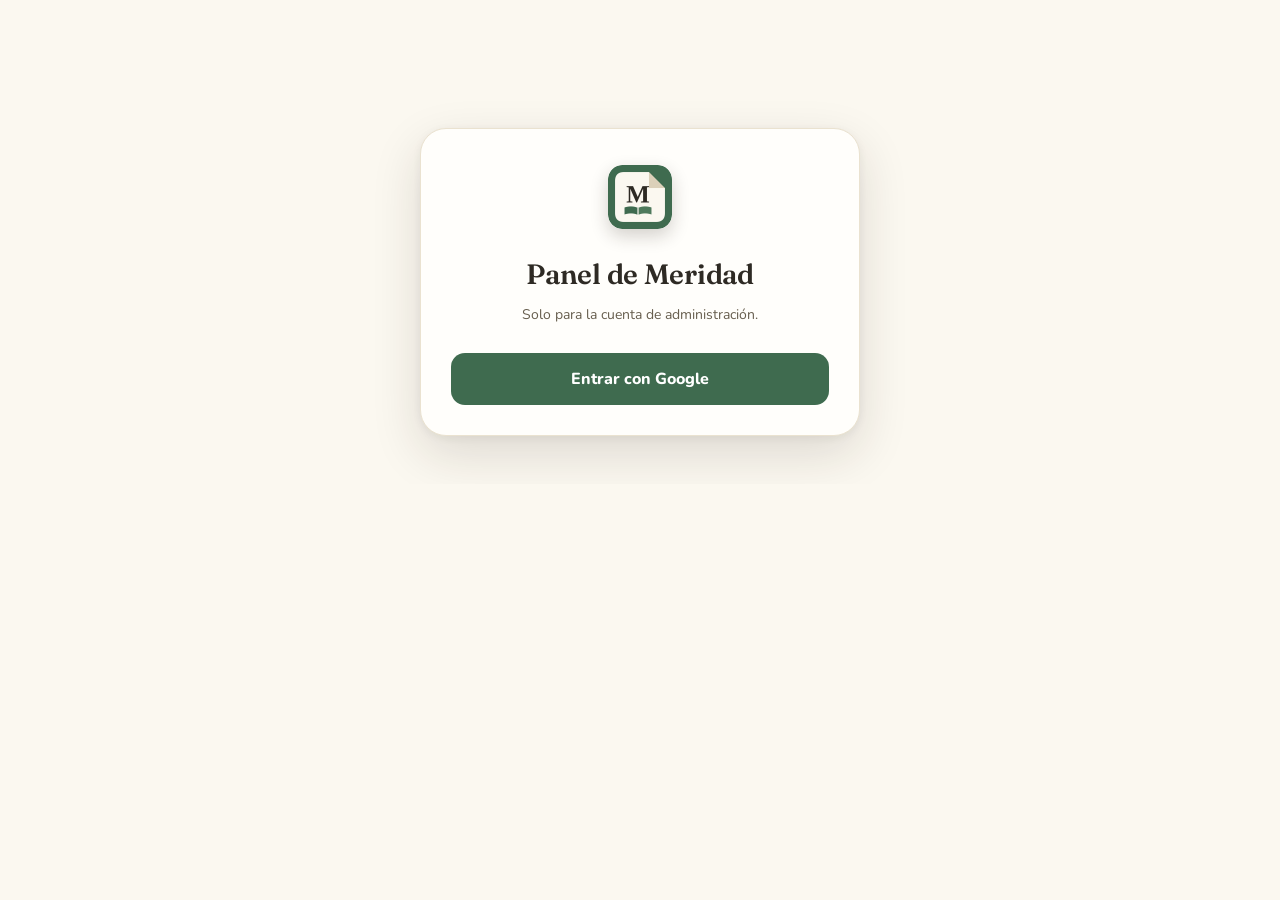
<file: admin/index.html>
<!doctype html><html lang="es"><head><meta charset="utf-8"><meta name="viewport" content="width=device-width,initial-scale=1"><meta name="color-scheme" content="light dark"><meta name="robots" content="noindex,nofollow"><link rel="icon" href="/assets/favicon.png"><link rel="preconnect" href="https://fonts.googleapis.com"><link rel="preconnect" href="https://fonts.gstatic.com" crossorigin><link rel="stylesheet" href="https://fonts.googleapis.com/css2?family=Fraunces:opsz,wght@9..144,600&family=Nunito:wght@400;600;700;800&display=swap"><link rel="stylesheet" href="/assets/style.css"><title>Panel · Meridad</title>
<style>
body{display:block;padding:0}
.wrap{max-width:1200px;margin:0 auto;padding:20px 16px 48px}
.top{display:flex;flex-wrap:wrap;align-items:center;gap:10px 14px;margin-bottom:18px}
.top .logo{width:40px;height:40px}
.top h1{font-size:24px;margin:0;flex:1 1 auto}
.top select,.top .btn{min-height:40px;border-radius:12px;border:1px solid var(--border);background:var(--surface);color:var(--ink);font:700 14px var(--sans);padding:0 12px;cursor:pointer;width:auto;margin:0}
.top .btn.primary{background:var(--salvia);color:var(--on);border-color:var(--salvia)}
.stamp{font-size:12.5px;color:var(--muted);width:100%}
.grid{display:grid;grid-template-columns:repeat(auto-fill,minmax(min(160px,calc(50% - 6px)),1fr));gap:12px;margin-bottom:18px}
.kpi{background:var(--surface);border:1px solid var(--border);border-radius:18px;padding:14px 16px}
.kpi .k{font-size:12.5px;font-weight:700;color:var(--muted);text-transform:uppercase;letter-spacing:.03em}
.kpi .v{font:600 28px/1.2 var(--serif);margin-top:4px}
.kpi .s{font-size:13px;color:var(--muted);margin-top:2px}
.kpi.good .v{color:var(--salvia)}.kpi.bad .v{color:var(--danger)}
.panel{background:var(--surface);border:1px solid var(--border);border-radius:20px;padding:16px;margin-bottom:18px}
.panel h2{margin:0 0 10px;font-size:19px}
.two{display:grid;grid-template-columns:repeat(auto-fit,minmax(min(320px,100%),1fr));gap:18px}
.two .panel{margin-bottom:0}.panel,.kpi,.two>*{min-width:0}.kpi .v{overflow-wrap:anywhere}.kpi .v small{font:700 14px var(--sans);color:var(--muted)}html,body{overflow-x:hidden}
.scroll{overflow-x:auto;-webkit-overflow-scrolling:touch}
table{border-collapse:collapse;width:100%;font-size:14px}
th,td{text-align:left;padding:8px 10px;border-bottom:1px solid var(--border);white-space:nowrap}
th{font-size:12px;color:var(--muted);text-transform:uppercase;letter-spacing:.03em;cursor:pointer;user-select:none}
th.num,td.num{text-align:right;font-variant-numeric:tabular-nums}
tr.warn td{background:color-mix(in srgb,var(--danger) 9%,transparent)}
.badge{display:inline-block;padding:1px 9px;border-radius:99px;font-size:12px;font-weight:800}
.b-active{background:color-mix(in srgb,var(--salvia) 18%,transparent);color:var(--salvia)}
.b-trial{background:var(--tint);color:var(--ink)}
.b-expired{background:color-mix(in srgb,var(--danger) 15%,transparent);color:var(--danger)}
.alerts li{margin:6px 0}
.search{width:100%;max-width:320px;min-height:40px;margin:0 0 10px}
.chart svg{width:100%;height:auto;display:block}
.chart text{font:11px var(--sans);fill:var(--muted)}
.settings{display:flex;flex-wrap:wrap;gap:12px;align-items:end}
.settings label{margin:0 0 4px}.settings input{min-height:40px;width:130px}
.center{max-width:440px;margin:12vh auto 0;text-align:center}
.note{font-size:12.5px;color:var(--muted)}
tbody tr.link{cursor:pointer}tbody tr.link:hover td{background:var(--tint)}
.back{background:none;border:0;color:var(--salvia);font:800 15px var(--sans);padding:0;width:auto;min-height:40px;margin:0;cursor:pointer}
.who{display:flex;flex-wrap:wrap;align-items:center;gap:8px 12px;margin:4px 0 16px}.who h2{margin:0;font-size:22px;overflow-wrap:anywhere}
.prov{display:grid;grid-template-columns:repeat(auto-fit,minmax(min(260px,100%),1fr));gap:12px;margin-bottom:12px}
.prov .kpi .v{font-size:26px}.prov .row{display:flex;justify-content:space-between;gap:10px;font-size:13.5px;margin-top:6px}.prov .row span:last-child{font-variant-numeric:tabular-nums;font-weight:700}
.prov .src{font-size:12px;color:var(--muted);margin-top:8px}
</style></head><body>
<div class="wrap" id="app"></div>
<script>
const SUPABASE_URL = 'https://nnwnctzmpcxrckonensk.supabase.co';
const ANON_KEY = 'eyJhbGciOiJIUzI1NiIsInR5cCI6IkpXVCJ9.eyJpc3MiOiJzdXBhYmFzZSIsInJlZiI6Im5ud25jdHptcGN4cmNrb25lbnNrIiwicm9sZSI6ImFub24iLCJpYXQiOjE3OTIwOTg4MzcsImV4cCI6MjEwNzY3NDgzN30.DUjcY1x4z4K2v9hjoFODdPjzmAFLxR0mbqhfFHKHJks'; // clave pública (anon): la seguridad la da la función del servidor, que solo responde a los correos de administración
const REDIRECT = location.origin + '/admin/';
const $app = document.getElementById('app');
const FEATURES = { tutor: 'Tutor', quizGeneration: 'Crear quiz', quizGrading: 'Corregir quiz', cardProposal: 'Tarjetas',
  transcription: 'Transcribir escritura', queryExpansion: 'Búsqueda (ampliar)', rerank: 'Búsqueda (ordenar)', studyExtraction: 'Textos de estudio',
  photoText: 'Foto a texto', actions: 'Acciones', learnerReport: 'Perfil del estudiante', attentive: 'Tutor atento', drawing: 'Dibujos', voice: 'Voz natural',
  lab: 'Laboratorio', unknown: 'Sin dato (versión 1.0)' };
const STATUS = { active: 'Suscrito', trial: 'Prueba', expired: 'Vencido' };
const esc = s => String(s ?? '').replace(/[&<>"']/g, c => ({ '&': '&amp;', '<': '&lt;', '>': '&gt;', '"': '&quot;', "'": '&#39;' }[c]));
const usd = n => { n = Number(n || 0); return '$' + (n < 1 && n > 0 ? n.toFixed(4) : n.toFixed(2)); };
const int = n => Number(n || 0).toLocaleString('es');
const date = s => s ? new Date(s).toLocaleDateString('es', { day: '2-digit', month: 'short', year: '2-digit' }) : '—';
function ago(s) {
  if (!s) return 'nunca';
  const m = (Date.now() - new Date(s)) / 60000;
  if (m < 2) return 'ahora'; if (m < 60) return `hace ${Math.round(m)} min`;
  if (m < 1440) return `hace ${Math.round(m / 60)} h`; return `hace ${Math.round(m / 1440)} d`;
}
const store = { get(k, d) { try { return JSON.parse(localStorage.getItem(k)) ?? d; } catch (_) { return d; } }, set(k, v) { try { localStorage.setItem(k, JSON.stringify(v)); } catch (_) {} } };
const sess = { get(k) { try { return sessionStorage.getItem(k); } catch (_) { return null; } }, set(k, v) { try { v == null ? sessionStorage.removeItem(k) : sessionStorage.setItem(k, v); } catch (_) {} } };

// Sesión: Google por Supabase; el token vuelve en el fragmento de la URL y se guarda solo en esta pestaña.
const hash = new URLSearchParams(location.hash.replace(/^#/, ''));
if (hash.get('access_token')) { sess.set('at', hash.get('access_token')); sess.set('rt', hash.get('refresh_token')); }
if (location.hash) history.replaceState(null, '', location.pathname);

function signIn() { location.href = `${SUPABASE_URL}/auth/v1/authorize?provider=google&redirect_to=${encodeURIComponent(REDIRECT)}`; }
function signOut() { sess.set('at', null); sess.set('rt', null); gate('Sesión cerrada.'); }
async function refresh() {
  const rt = sess.get('rt'); if (!rt) return false;
  const r = await fetch(`${SUPABASE_URL}/auth/v1/token?grant_type=refresh_token`, { method: 'POST', headers: { apikey: ANON_KEY, 'content-type': 'application/json' }, body: JSON.stringify({ refresh_token: rt }) });
  if (!r.ok) return false;
  const j = await r.json(); sess.set('at', j.access_token); sess.set('rt', j.refresh_token); return true;
}
function gate(msg) {
  $app.innerHTML = `<div class="card center"><img class="logo" src="/assets/logo.png" alt="Meridad"><h1>Panel de Meridad</h1>
    <p class="muted">${esc(msg || 'Solo para la cuenta de administración.')}</p><button id="g">Entrar con Google</button></div>`;
  document.getElementById('g').onclick = signIn;
}

// Verificación en dos pasos (TOTP): sin el código de 6 dígitos de una app de autenticación, el servidor no entrega datos.
const authAPI = (path, opts = {}) => fetch(SUPABASE_URL + '/auth/v1' + path,
  { ...opts, headers: { apikey: ANON_KEY, Authorization: 'Bearer ' + sess.get('at'), 'content-type': 'application/json' } });
async function mfa() {
  const r = await authAPI('/user');
  if (!r.ok) return gate('Tu sesión terminó. Vuelve a entrar.');
  const factors = ((await r.json()).factors || []).filter(f => f.factor_type === 'totp');
  const ready = factors.find(f => f.status === 'verified');
  if (ready) return codeForm(ready.id, null);
  // Un intento anterior sin terminar se descarta y se empieza de nuevo.
  for (const f of factors) await authAPI('/factors/' + f.id, { method: 'DELETE' });
  const e = await authAPI('/factors', { method: 'POST', body: JSON.stringify({ factor_type: 'totp', friendly_name: 'Panel Meridad', issuer: 'Meridad' }) });
  if (!e.ok) return gate('No se pudo preparar la verificación en dos pasos. Inténtalo de nuevo.');
  const j = await e.json();
  codeForm(j.id, j.totp);
}
function codeForm(factorId, totp) {
  $app.innerHTML = `<div class="card center"><img class="logo" src="/assets/logo.png" alt="Meridad">
    <h1>${totp ? 'Activa la verificación en dos pasos' : 'Código de verificación'}</h1>
    ${totp ? `<p class="muted">Solo la primera vez. Abre una app de autenticación (Google Authenticator, Microsoft Authenticator, Authy o la de Contraseñas del iPhone) y escanea este código.</p>
      <img src="${esc(totp.qr_code.startsWith('data:') ? totp.qr_code : 'data:image/svg+xml;charset=utf-8,' + encodeURIComponent(totp.qr_code))}" alt="Código QR para la app de autenticación" style="width:200px;height:200px;background:#fff;border-radius:12px;padding:8px;margin:8px auto;display:block">
      <p class="note">¿No puedes escanearlo? Escribe esta clave en la app:<br><code style="user-select:all;word-break:break-all">${esc(totp.secret)}</code></p>`
      : '<p class="muted">Escribe el código de 6 dígitos que muestra tu app de autenticación.</p>'}
    <form id="f"><label for="code">Código de 6 dígitos</label>
      <input id="code" inputmode="numeric" autocomplete="one-time-code" pattern="[0-9]{6}" maxlength="6" required>
      <p class="err" id="err" role="alert"></p><button id="go" type="submit">Verificar</button></form>
    <footer><a href="#" id="other">Entrar con otra cuenta</a></footer></div>`;
  const code = document.getElementById('code'); code.focus();
  document.getElementById('other').onclick = e => { e.preventDefault(); signOut(); };
  document.getElementById('f').onsubmit = async e => {
    e.preventDefault();
    const go = document.getElementById('go'), err = document.getElementById('err');
    go.disabled = true; err.textContent = '';
    try {
      const c = await authAPI(`/factors/${factorId}/challenge`, { method: 'POST', body: '{}' });
      if (!c.ok) throw new Error('challenge');
      const v = await authAPI(`/factors/${factorId}/verify`, { method: 'POST', body: JSON.stringify({ challenge_id: (await c.json()).id, code: code.value.trim() }) });
      if (!v.ok) { err.textContent = 'Código incorrecto o vencido. Escribe el que aparece ahora.'; go.disabled = false; code.select(); return; }
      const j = await v.json(); sess.set('at', j.access_token); sess.set('rt', j.refresh_token);
      load();
    } catch (_) { err.textContent = 'No se pudo verificar. Revisa tu conexión.'; go.disabled = false; }
  };
}

let state = { days: store.get('days', 30), sort: store.get('sort', ['last_seen', -1]), q: '', data: null,
  price: store.get('price', 9.99), fee: store.get('fee', 15), user: null, detail: null };

async function load(retry = true) {
  if (!sess.get('at')) return gate();
  $app.querySelector('#stamp')?.replaceChildren('Cargando…');
  let r;
  const extra = state.user ? `&user=${state.user}` : '';
  try { r = await fetch(`${SUPABASE_URL}/functions/v1/admin-stats?days=${state.days}${extra}`, { headers: { apikey: ANON_KEY, Authorization: 'Bearer ' + sess.get('at') } }); }
  catch (_) { return gate('Sin conexión. Revisa tu red e inténtalo de nuevo.'); }
  if (r.status === 401 && retry && await refresh()) return load(false);
  if (r.status === 401) return gate('Tu sesión terminó. Vuelve a entrar.');
  if (r.status === 403) {
    const j = await r.json().catch(() => ({}));
    if (j.error?.type === 'mfa_required') return mfa();
    sess.set('at', null); sess.set('rt', null); return gate('Esta cuenta no tiene acceso al panel.');
  }
  if (!r.ok) return gate('No se pudo leer el panel. Inténtalo en un momento.');
  if (r.status === 404 && state.user) { state.user = null; return load(); }
  if (state.user) { state.detail = await r.json(); return renderUser(); }
  state.data = await r.json(); render();
}

function bars(series, key, fmt, color) {
  const w = 720, h = 170, pad = 26, n = series.length || 1, bw = (w - pad) / n;
  const max = Math.max(...series.map(d => Number(d[key])), key === 'cost' ? 0.01 : 1);
  const rects = series.map((d, i) => { const v = Number(d[key]); const bh = (h - 30) * v / max;
    return `<rect x="${pad + i * bw + 1}" y="${h - 18 - bh}" width="${Math.max(bw - 2, 1)}" height="${bh}" rx="2" fill="${color}"><title>${esc(d.day)}: ${fmt(v)}</title></rect>`; }).join('');
  const labels = series.filter((_, i) => i % Math.ceil(n / 6) === 0).map(d => { const i = series.indexOf(d);
    return `<text x="${pad + i * bw}" y="${h - 4}">${new Date(d.day + 'T12:00:00').toLocaleDateString('es', { day: '2-digit', month: 'short' })}</text>`; }).join('');
  return `<svg viewBox="0 0 ${w} ${h}" role="img"><text x="0" y="12">${fmt(max)}</text><line x1="${pad}" x2="${w}" y1="${h - 18}" y2="${h - 18}" stroke="var(--border)"/>${rects}${labels}</svg>`;
}

const PROVIDER_NAME = { anthropic: 'Anthropic (Claude)', openai: 'OpenAI', gemini: 'Google (Gemini)' };
// Saldo por proveedor: lo anotado menos lo gastado desde esa fecha (la factura real si hay clave; si no, nuestro registro).
function providerInfo(p, days) {
  const b = p.billing || {}, real = b.status === 'ok';
  const spent = real && b.spent_since != null ? Number(b.spent_since) : p.spent_since != null ? Number(p.spent_since) : null;
  const available = p.balance != null ? Number(p.balance) - (spent || 0) : null;
  const perDay = Number(real ? b.period : p.period) / days;
  const lasts = available != null && perDay > 0 ? available / perDay : null;
  return { real, spent, available, perDay, lasts };
}
function providersPanel(d) {
  if (!Array.isArray(d.providers)) return `<div class="panel"><h2>Saldo de los proveedores de IA</h2><p class="muted">No se pudo leer el saldo de los proveedores. Inténtalo en un momento.</p></div>`;
  const days = d.days, src = { no_key: 'Factura real: falta la clave de administrador en el servidor', error: 'Factura real: el proveedor no respondió; se usa nuestro registro',
    unavailable: 'Google no da el gasto por API: se usa nuestro registro' };
  let tAvail = 0, tReal = 0, tOurs = 0, anyBal = false;
  const cards = d.providers.map(p => {
    const b = p.billing || {}, i = providerInfo(p, days);
    if (i.available != null) { tAvail += i.available; anyBal = true; }
    tOurs += Number(p.period); tReal += i.real ? Number(b.period) : Number(p.period);
    const diff = i.real && Number(b.period) > 0 ? Math.round(100 * (Number(p.period) - Number(b.period)) / Number(b.period)) : null;
    const low = i.available != null && (i.available < 5 || (i.lasts != null && i.lasts < 7));
    return `<div class="kpi ${i.available == null ? '' : low ? 'bad' : 'good'}"><div class="k">${esc(PROVIDER_NAME[p.provider] || p.provider)}</div>
      <div class="v">${i.available == null ? '—' : usd(i.available)}</div>
      <div class="s">${i.available == null ? 'Anota el saldo para ver lo disponible' : `disponible${i.lasts != null ? ` · alcanza ~${Math.max(0, Math.floor(i.lasts))} días al ritmo actual` : ''}`}</div>
      ${p.balance != null ? `<div class="row"><span>Saldo anotado el ${date(p.balance_at)}</span><span>${usd(p.balance)}</span></div>
        <div class="row"><span>Gastado desde entonces${i.real ? '' : ' (registro)'}</span><span>${usd(i.spent)}</span></div>` : ''}
      <div class="row"><span>Gasto hoy</span><span>${usd(i.real ? b.today : p.today)}</span></div>
      <div class="row"><span>Gasto ${days} días · factura</span><span>${i.real ? usd(b.period) : '—'}</span></div>
      <div class="row"><span>Gasto ${days} días · nuestro registro</span><span>${usd(p.period)}${diff != null && Math.abs(diff) >= 1 ? ` (${diff > 0 ? '+' : ''}${diff}%)` : ''}</span></div>
      <div class="row"><span>Total registrado</span><span>${usd(p.total)}</span></div>
      <div class="src">${i.real ? 'Gasto según la factura del proveedor (por día, en UTC).' : esc(src[b.status] || '')}</div></div>`;
  }).join('');
  const now = new Date(Date.now() - new Date().getTimezoneOffset() * 60000).toISOString().slice(0, 16);
  return `<div class="panel"><h2>Saldo de los proveedores de IA</h2>
    <div class="grid" style="margin-bottom:12px">
      <div class="kpi"><div class="k">Disponible en total</div><div class="v">${anyBal ? usd(tAvail) : '—'}</div><div class="s">suma de los saldos anotados menos lo gastado</div></div>
      <div class="kpi"><div class="k">Gastado ${days} días</div><div class="v">${usd(tReal)}</div><div class="s">factura real donde hay clave · registro: ${usd(tOurs)}</div></div>
    </div>
    <div class="prov">${cards}</div>
    <form id="bal" class="settings"><div><label for="bp">Proveedor</label><select id="bp" style="min-height:40px">${Object.entries(PROVIDER_NAME).map(([k, v]) => `<option value="${k}">${v}</option>`).join('')}</select></div>
      <div><label for="ba">Saldo (USD)</label><input id="ba" type="number" step="0.01" min="0" required></div>
      <div><label for="bd">Fecha y hora</label><input id="bd" type="datetime-local" value="${now}" max="${now}" style="width:200px" required></div>
      <div><button class="btn primary" id="bgo" type="submit" style="min-height:40px;width:auto;margin:0">Anotar saldo</button></div></form>
    <p class="err" id="berr" role="alert"></p>
    <p class="note">Ningún proveedor da el saldo prepagado por API: cópialo de su consola (o anota una recarga sumada al saldo que quedaba) y el panel le resta lo gastado desde esa fecha. La factura es por día: el día del saldo se cuenta entero, así que lo disponible puede salir un poco por debajo del real.</p></div>`;
}
function bindBalance() {
  const f = document.getElementById('bal'); if (!f) return;
  f.onsubmit = async e => {
    e.preventDefault();
    const go = document.getElementById('bgo'), err = document.getElementById('berr');
    go.disabled = true; err.textContent = '';
    const body = { provider: document.getElementById('bp').value, amount_usd: Number(document.getElementById('ba').value), as_of: new Date(document.getElementById('bd').value).toISOString() };
    try {
      let r = await fetch(`${SUPABASE_URL}/functions/v1/admin-stats`, { method: 'POST', headers: { apikey: ANON_KEY, Authorization: 'Bearer ' + sess.get('at'), 'content-type': 'application/json' }, body: JSON.stringify(body) });
      if (r.status === 401 && await refresh()) r = await fetch(`${SUPABASE_URL}/functions/v1/admin-stats`, { method: 'POST', headers: { apikey: ANON_KEY, Authorization: 'Bearer ' + sess.get('at'), 'content-type': 'application/json' }, body: JSON.stringify(body) });
      if (!r.ok) { err.textContent = r.status === 400 ? 'Revisa el monto y la fecha (no puede ser futura).' : 'No se pudo guardar. Inténtalo de nuevo.'; go.disabled = false; return; }
      load();
    } catch (_) { err.textContent = 'Sin conexión. Revisa tu red.'; go.disabled = false; }
  };
}
function render() {
  const d = state.data, o = d.overview, days = d.days;
  const net = state.price * (1 - state.fee / 100);
  const revenue = o.subscribed * net; // al mes
  const cost30 = Number(o.cost_period) * 30 / days; // proyección a 30 días
  const margin = revenue - cost30;
  const perUser30 = u => Number(u.period_cost) * 30 / days;
  const soon = Date.now() + 2 * 864e5;
  const alerts = [
    ...d.users.filter(u => u.daily_cost_usd && Number(u.today_cost) >= 0.8 * Number(u.daily_cost_usd))
      .map(u => `<b>${esc(u.email)}</b> usó hoy ${usd(u.today_cost)} de su tope de ${usd(u.daily_cost_usd)}.`),
    ...d.users.filter(u => u.status === 'active' && perUser30(u) > net)
      .map(u => `<b>${esc(u.email)}</b> cuesta ~${usd(perUser30(u))}/mes y deja ${usd(net)}: <b>pierdes dinero</b> con esta cuenta.`),
    ...d.users.filter(u => u.status === 'trial' && u.trial_ends_at && new Date(u.trial_ends_at) < soon)
      .map(u => `La prueba de <b>${esc(u.email)}</b> termina ${date(u.trial_ends_at)} (última conexión ${ago(u.last_seen)}).`),
    ...(d.providers || []).map(p => [p, providerInfo(p, days)]).filter(([, i]) => i.available != null && (i.available < 5 || (i.lasts != null && i.lasts < 7)))
      .map(([p, i]) => `A <b>${esc(PROVIDER_NAME[p.provider] || p.provider)}</b> le quedan ~${usd(i.available)}${i.lasts != null ? ` (unos ${Math.max(0, Math.floor(i.lasts))} días al ritmo actual)` : ''}: <b>recarga crédito</b>.`),
  ];
  d.users.forEach(u => u.cap = u.daily_cost_usd ? Math.round(100 * Number(u.today_cost) / Number(u.daily_cost_usd)) : 0);
  const q = state.q.toLowerCase();
  const [sk, sd] = state.sort;
  const value = (u, k) => { const v = u[k]; if (v == null) return null; if (typeof v === 'number') return v;
    if (/^-?\d+(\.\d+)?$/.test(v)) return Number(v); if (/^\d{4}-\d{2}-\d{2}/.test(v)) return Date.parse(v); return String(v).toLowerCase(); };
  const users = d.users.filter(u => !q || (u.email || '').toLowerCase().includes(q)).sort((a, b) => {
    const x = value(a, sk), y = value(b, sk);
    if (x == null || y == null) return (x == null) - (y == null); // sin dato, al final
    return (typeof x === 'number' && typeof y === 'number' ? x - y : String(x).localeCompare(String(y))) * sd;
  });
  const cols = [['email', 'Correo'], ['created_at', 'Alta'], ['status', 'Estado'], ['trial_ends_at', 'Prueba / renueva'], ['last_seen', 'Última conexión'],
    ['today_calls', 'Llamadas hoy', 1], ['today_cost', 'USD hoy', 1], ['cap', '% tope hoy', 1], ['period_calls', `Llamadas ${days} d`, 1],
    ['period_tokens', `Tokens ${days} d`, 1], ['period_images', `Dibujos ${days} d`, 1], ['period_cost', `USD ${days} d`, 1], ['total_cost', 'USD total', 1]];
  const kpi = (k, v, s = '', cls = '') => `<div class="kpi ${cls}"><div class="k">${k}</div><div class="v">${v}</div><div class="s">${s}</div></div>`;
  $app.innerHTML = `
  <div class="top"><img class="logo" src="/assets/logo.png" alt=""><h1>Panel de Meridad</h1>
    <select id="days" aria-label="Periodo">${[7, 30, 90].map(n => `<option value="${n}" ${n === days ? 'selected' : ''}>Últimos ${n} días</option>`).join('')}</select>
    <button class="btn primary" id="reload">Actualizar</button><button class="btn" id="csv">Exportar CSV</button><button class="btn" id="out">Salir</button>
    <div class="stamp" id="stamp">Actualizado ${new Date(d.generated_at).toLocaleString('es')} · hora local</div></div>
  <div class="grid">
    ${kpi('Usuarios', int(o.users), `+${int(o.new_7)} en 7 días · +${int(o.new_30)} en 30`)}
    ${kpi('Activos', `${int(o.active_1)} / ${int(o.active_7)} / ${int(o.active_30)}`, 'hoy / 7 días / 30 días')}
    ${kpi('Planes', `${int(o.subscribed)} · ${int(o.trial)} · ${int(o.expired)}`, 'suscritos · en prueba · vencidos')}
    ${kpi('Conversión', o.users ? Math.round(100 * o.ever_subscribed / o.users) + '%' : '—', `${int(o.ever_subscribed)} han pagado alguna vez`)}
    ${kpi('Gasto IA hoy', usd(o.cost_today), `7 días: ${usd(o.cost_7)}`)}
    ${kpi(`Gasto IA ${days} días`, usd(o.cost_period), `≈ ${usd(cost30)} al mes · total ${usd(o.cost_total)}`)}
    ${kpi('Ingreso estimado', usd(revenue) + '<small>/mes</small>', `${int(o.subscribed)} × ${usd(net)} neto`)}
    ${kpi('Margen estimado', usd(margin) + '<small>/mes</small>', 'ingreso − gasto proyectado', margin >= 0 ? 'good' : 'bad')}
  </div>
  ${providersPanel(d)}
  ${alerts.length ? `<div class="panel"><h2>Alertas</h2><ul class="alerts">${alerts.map(a => `<li>${a}</li>`).join('')}</ul></div>` : ''}
  <div class="two">
    <div class="panel chart"><h2>Gasto diario de IA (USD)</h2>${bars(d.series, 'cost', usd, 'var(--salvia)')}</div>
    <div class="panel chart"><h2>Usuarios que usaron la IA por día</h2>${bars(d.series, 'active', int, 'var(--strong)')}</div>
  </div><div style="height:18px"></div>
  <div class="two">
    <div class="panel"><h2>Por función (${days} días)</h2><div class="scroll"><table><thead><tr><th>Función</th><th class="num">Llamadas</th><th class="num">USD</th></tr></thead><tbody>
      ${d.features.map(f => `<tr><td>${esc(FEATURES[f.feature] || f.feature)}</td><td class="num">${int(f.calls)}</td><td class="num">${usd(f.cost)}</td></tr>`).join('') || '<tr><td colspan="3" class="muted">Sin uso</td></tr>'}
    </tbody></table></div></div>
    <div class="panel"><h2>Por modelo (${days} días)</h2><div class="scroll"><table><thead><tr><th>Modelo</th><th class="num">Llamadas</th><th class="num">Tokens</th><th class="num">USD</th></tr></thead><tbody>
      ${d.models.map(m => `<tr><td>${esc(m.model)}</td><td class="num">${int(m.calls)}</td><td class="num">${int(m.tokens)}</td><td class="num">${usd(m.cost)}</td></tr>`).join('') || '<tr><td colspan="4" class="muted">Sin uso</td></tr>'}
    </tbody></table></div></div>
  </div><div style="height:18px"></div>
  <div class="panel"><h2>Usuarios</h2>
    <input class="search" id="q" placeholder="Buscar por correo" value="${esc(state.q)}">
    <div class="scroll"><table><thead><tr>${cols.map(([k, t, n]) => `<th data-k="${k}" class="${n ? 'num' : ''}">${t}${k === sk ? (sd > 0 ? ' ▲' : ' ▼') : ''}</th>`).join('')}</tr></thead><tbody>
    ${users.map(u => `<tr data-u="${esc(u.id)}" title="Ver el detalle" class="link ${u.cap >= 80 || (u.status === 'active' && perUser30(u) > net) ? 'warn' : ''}">
      <td>${esc(u.email)}${u.account === 'blocked' ? ' <span class="badge b-expired">bloqueada</span>' : ''}</td><td>${date(u.created_at)}</td>
      <td><span class="badge b-${esc(u.status)}">${STATUS[u.status] || esc(u.status)}</span></td>
      <td>${u.status === 'active' ? (u.renews_at ? 'renueva ' + date(u.renews_at) : '—') : u.status === 'trial' ? 'termina ' + date(u.trial_ends_at) : '—'}</td>
      <td title="${esc(u.last_seen)}">${ago(u.last_seen)}</td>
      <td class="num">${int(u.today_calls)}</td><td class="num">${usd(u.today_cost)}</td><td class="num">${u.cap}%</td>
      <td class="num">${int(u.period_calls)}</td><td class="num">${int(u.period_tokens)}</td><td class="num">${int(u.period_images)}</td>
      <td class="num">${usd(u.period_cost)}</td><td class="num">${usd(u.total_cost)}</td></tr>`).join('')}
    </tbody></table></div></div>
  <div class="panel"><h2>Supuestos del cálculo</h2><div class="settings">
    <div><label for="price">Precio mensual (USD)</label><input id="price" type="number" step="0.01" min="0" value="${state.price}"></div>
    <div><label for="fee">Comisión de Apple (%)</label><input id="fee" type="number" step="1" min="0" max="50" value="${state.fee}"></div>
  </div><p class="note">El ingreso es una estimación: suscritos activos × precio neto. Apple cobra 15 % en el Small Business Program (30 % si no estás inscrito). «Última conexión» es lo más reciente entre el inicio de sesión, la renovación de la sesión al abrir la app y la última llamada de IA. Solo metadatos: el panel nunca ve notas. Las cuentas borradas desaparecen con su historial de uso.</p></div>`;
  const el = id => document.getElementById(id);
  el('days').onchange = e => { state.days = Number(e.target.value); store.set('days', state.days); load(); };
  el('reload').onclick = () => load();
  el('out').onclick = signOut;
  el('csv').onclick = () => {
    const keys = ['email', 'created_at', 'status', 'trial_ends_at', 'renews_at', 'last_seen', 'today_calls', 'today_cost', 'period_calls', 'period_tokens', 'period_images', 'period_cost', 'total_calls', 'total_tokens', 'total_images', 'total_cost'];
    const csv = [keys.join(','), ...d.users.map(u => keys.map(k => `"${String(u[k] ?? '').replace(/"/g, '""')}"`).join(','))].join('\n');
    const a = document.createElement('a'); a.href = URL.createObjectURL(new Blob([csv], { type: 'text/csv' }));
    a.download = `meridad-usuarios-${new Date().toISOString().slice(0, 10)}.csv`; a.click();
  };
  el('q').oninput = e => { state.q = e.target.value; render(); const i = el('q'); i.focus(); i.setSelectionRange(i.value.length, i.value.length); };
  document.querySelectorAll('th[data-k]').forEach(th => th.onclick = () => {
    const k = th.dataset.k; state.sort = [k, state.sort[0] === k ? -state.sort[1] : -1]; store.set('sort', state.sort); render(); });
  ['price', 'fee'].forEach(id => el(id).onchange = e => { state[id] = Number(e.target.value) || 0; store.set(id, state[id]); render(); });
  document.querySelectorAll('tr[data-u]').forEach(tr => tr.onclick = () => openUser(tr.dataset.u));
  bindBalance();
}

function openUser(id) { state.user = id; state.detail = null; scrollTo(0, 0); load(); }
function closeUser() { state.user = null; state.detail = null; render(); scrollTo(0, 0); }

// Ficha de un usuario: todo su gasto (solo metadatos; nunca el contenido de lo que preguntó).
function renderUser() {
  const u = state.data?.users.find(x => x.id === state.user) || {}, d = state.detail, days = d.days;
  const net = state.price * (1 - state.fee / 100);
  const sum = k => d.series.reduce((a, x) => a + Number(x[k] || 0), 0);
  const cost = sum('cost'), cost30 = cost * 30 / days;
  const kpi = (k, v, s = '', cls = '') => `<div class="kpi ${cls}"><div class="k">${k}</div><div class="v">${v}</div><div class="s">${s}</div></div>`;
  const balance = u.status === 'active' ? net - cost30 : null;
  const cap = u.daily_cost_usd ? Math.round(100 * Number(u.today_cost) / Number(u.daily_cost_usd)) : 0;
  const when = s => new Date(s).toLocaleString('es', { day: '2-digit', month: 'short', hour: '2-digit', minute: '2-digit' });
  $app.innerHTML = `
  <div class="top"><img class="logo" src="/assets/logo.png" alt=""><h1>Panel de Meridad</h1>
    <select id="days" aria-label="Periodo">${[7, 30, 90].map(n => `<option value="${n}" ${n === days ? 'selected' : ''}>Últimos ${n} días</option>`).join('')}</select>
    <button class="btn primary" id="reload">Actualizar</button><button class="btn" id="csv">Exportar llamadas</button><button class="btn" id="out">Salir</button></div>
  <button class="back" id="back">← Todos los usuarios</button>
  <div class="who"><h2>${esc(u.email || state.user)}</h2><span class="badge b-${esc(u.status)}">${STATUS[u.status] || esc(u.status || '')}</span>
    <span class="note">Alta ${date(u.created_at)} · ${u.status === 'active' ? (u.renews_at ? 'renueva ' + date(u.renews_at) : 'suscrito') : u.status === 'trial' ? 'prueba hasta ' + date(u.trial_ends_at) : 'sin plan'} · última conexión ${ago(u.last_seen)}</span></div>
  <div class="grid">
    ${kpi(`Gasto ${days} días`, usd(cost), `≈ ${usd(cost30)} al mes`)}
    ${kpi('Gasto total', usd(u.total_cost), `${int(u.total_calls)} llamadas · ${int(u.total_images)} dibujos`)}
    ${kpi(`Llamadas ${days} días`, int(sum('calls')), `${int(sum('tokens'))} tokens`)}
    ${kpi(`Dibujos ${days} días`, int(sum('images')))}
    ${kpi('Hoy', usd(u.today_cost), `${cap}% de su tope de ${usd(u.daily_cost_usd)}`, cap >= 80 ? 'bad' : '')}
    ${balance === null ? kpi('Balance', '—', 'no paga (prueba o vencido)') : kpi('Balance', usd(balance) + '<small>/mes</small>', `paga ${usd(net)} neto − gasta ~${usd(cost30)}`, balance >= 0 ? 'good' : 'bad')}
  </div>
  <div class="two">
    <div class="panel chart"><h2>Gasto por día (USD)</h2>${bars(d.series, 'cost', usd, 'var(--salvia)')}</div>
    <div class="panel chart"><h2>Llamadas por día</h2>${bars(d.series, 'calls', int, 'var(--strong)')}</div>
  </div><div style="height:18px"></div>
  <div class="two">
    <div class="panel"><h2>Por función (${days} días)</h2><div class="scroll"><table><thead><tr><th>Función</th><th class="num">Llamadas</th><th class="num">Tokens</th><th class="num">USD</th></tr></thead><tbody>
      ${d.features.map(f => `<tr><td>${esc(FEATURES[f.feature] || f.feature)}</td><td class="num">${int(f.calls)}</td><td class="num">${int(f.tokens)}</td><td class="num">${usd(f.cost)}</td></tr>`).join('') || '<tr><td colspan="4" class="muted">Sin uso</td></tr>'}
    </tbody></table></div></div>
    <div class="panel"><h2>Por modelo (${days} días)</h2><div class="scroll"><table><thead><tr><th>Modelo</th><th class="num">Llamadas</th><th class="num">Tokens</th><th class="num">USD</th></tr></thead><tbody>
      ${d.models.map(m => `<tr><td>${esc(m.model)}</td><td class="num">${int(m.calls)}</td><td class="num">${int(m.tokens)}</td><td class="num">${usd(m.cost)}</td></tr>`).join('') || '<tr><td colspan="4" class="muted">Sin uso</td></tr>'}
    </tbody></table></div></div>
  </div><div style="height:18px"></div>
  <div class="panel"><h2>Últimas llamadas</h2><p class="note">Las ${d.events.length} más recientes (hasta 200). Solo metadatos: no se guarda qué preguntó ni qué respondió la IA.</p>
    <div class="scroll"><table><thead><tr><th>Fecha</th><th>Función</th><th>Modelo</th><th class="num">Entrada</th><th class="num">Salida</th><th class="num">Caché</th><th class="num">Búsquedas</th><th class="num">USD</th></tr></thead><tbody>
    ${d.events.map(e => `<tr><td>${when(e.created_at)}</td><td>${e.kind === 'image' ? 'Dibujo (imagen)' : e.feature === 'drawing' ? 'Dibujo (preparar y nombres)' : esc(FEATURES[e.feature] || e.feature)}</td><td>${esc(e.model)}</td>
      <td class="num">${int(e.input_tokens)}</td><td class="num">${int(e.output_tokens)}</td><td class="num">${int(Number(e.cache_read_tokens) + Number(e.cache_write_tokens))}</td>
      <td class="num">${int(e.web_searches)}</td><td class="num">${usd(e.cost)}</td></tr>`).join('') || '<tr><td colspan="8" class="muted">Sin llamadas</td></tr>'}
    </tbody></table></div></div>`;
  const el = id => document.getElementById(id);
  el('back').onclick = closeUser;
  el('days').onchange = e => { state.days = Number(e.target.value); store.set('days', state.days); load(); };
  el('reload').onclick = () => load();
  el('out').onclick = signOut;
  el('csv').onclick = () => {
    const keys = ['created_at', 'feature', 'model', 'kind', 'input_tokens', 'output_tokens', 'cache_read_tokens', 'cache_write_tokens', 'web_searches', 'cost'];
    const csv = [keys.join(','), ...d.events.map(e => keys.map(k => `"${String(e[k] ?? '').replace(/"/g, '""')}"`).join(','))].join('\n');
    const a = document.createElement('a'); a.href = URL.createObjectURL(new Blob([csv], { type: 'text/csv' }));
    a.download = `meridad-llamadas-${(u.email || 'usuario').replace(/[^a-z0-9]+/gi, '-')}.csv`; a.click();
  };
}

load();
setInterval(() => { if ((state.data || state.detail) && document.visibilityState === 'visible') load(); }, 5 * 60 * 1000);
</script></body></html>
</file>
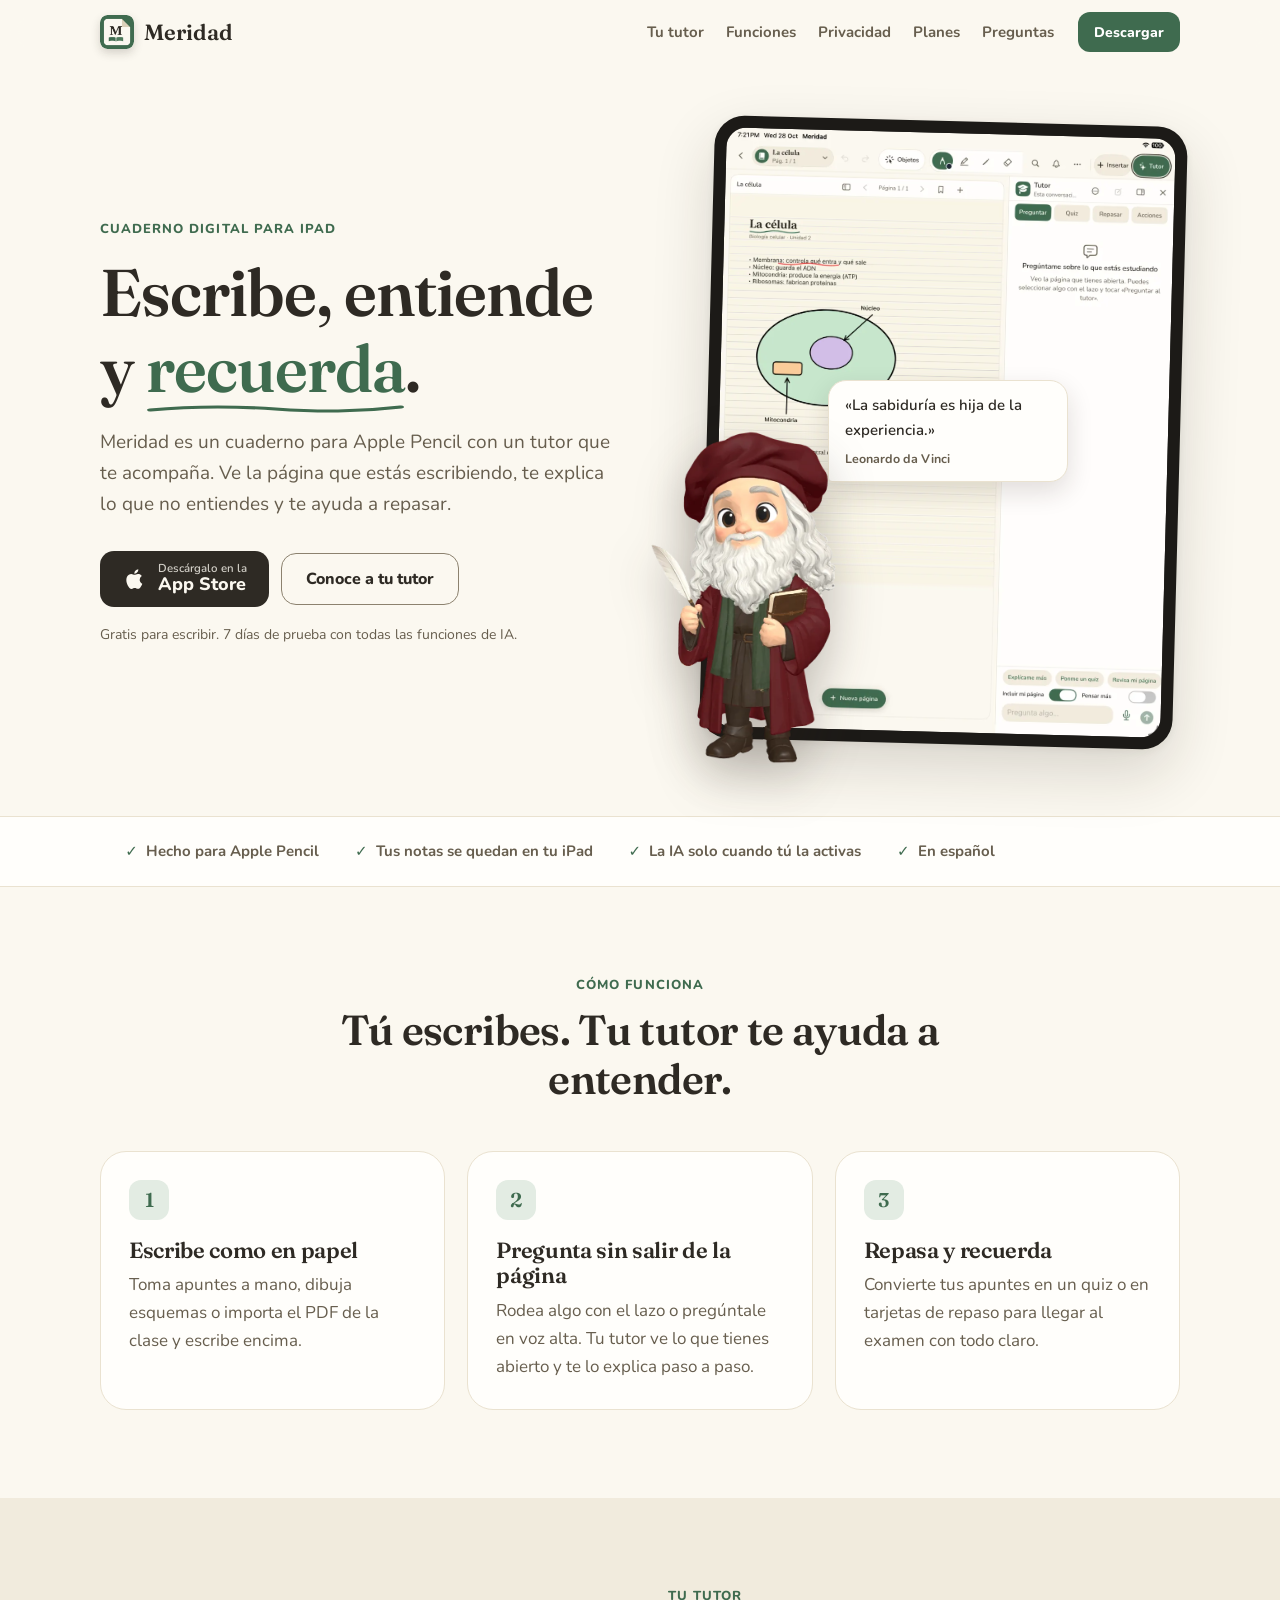
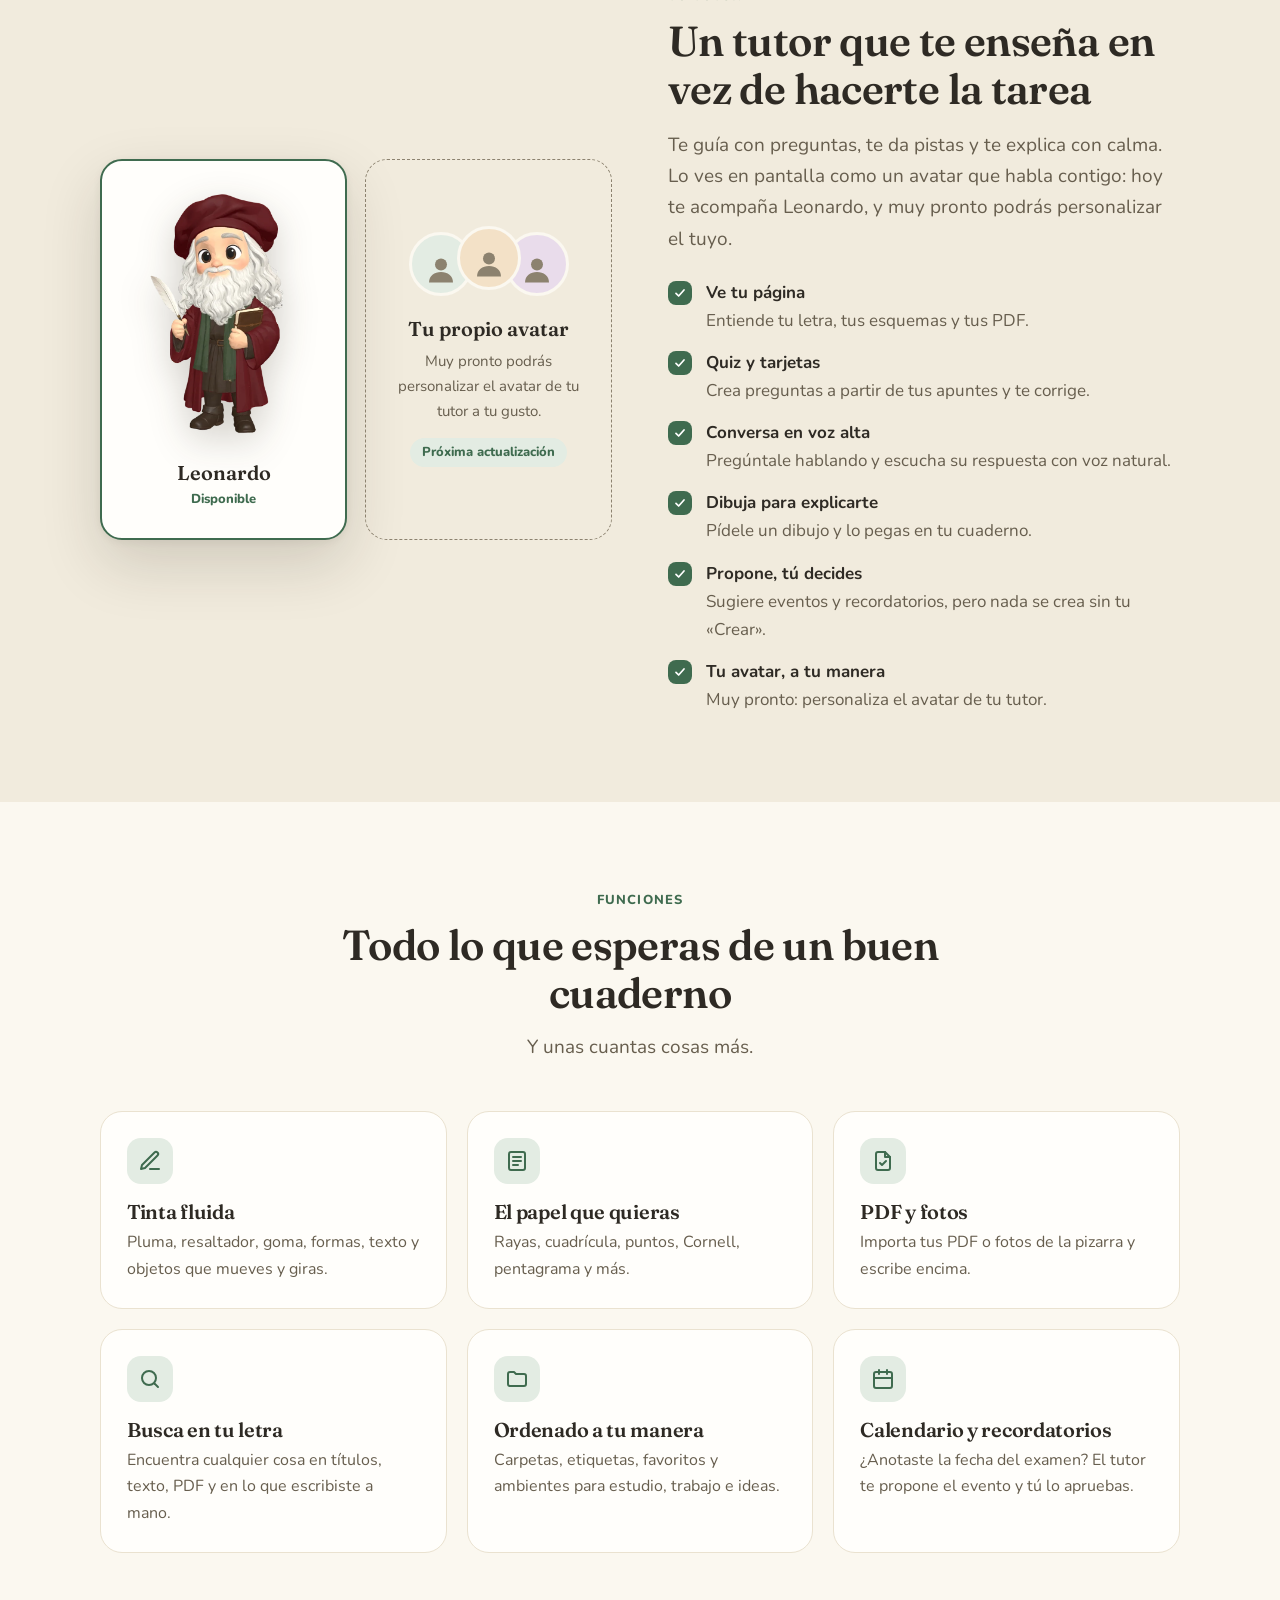
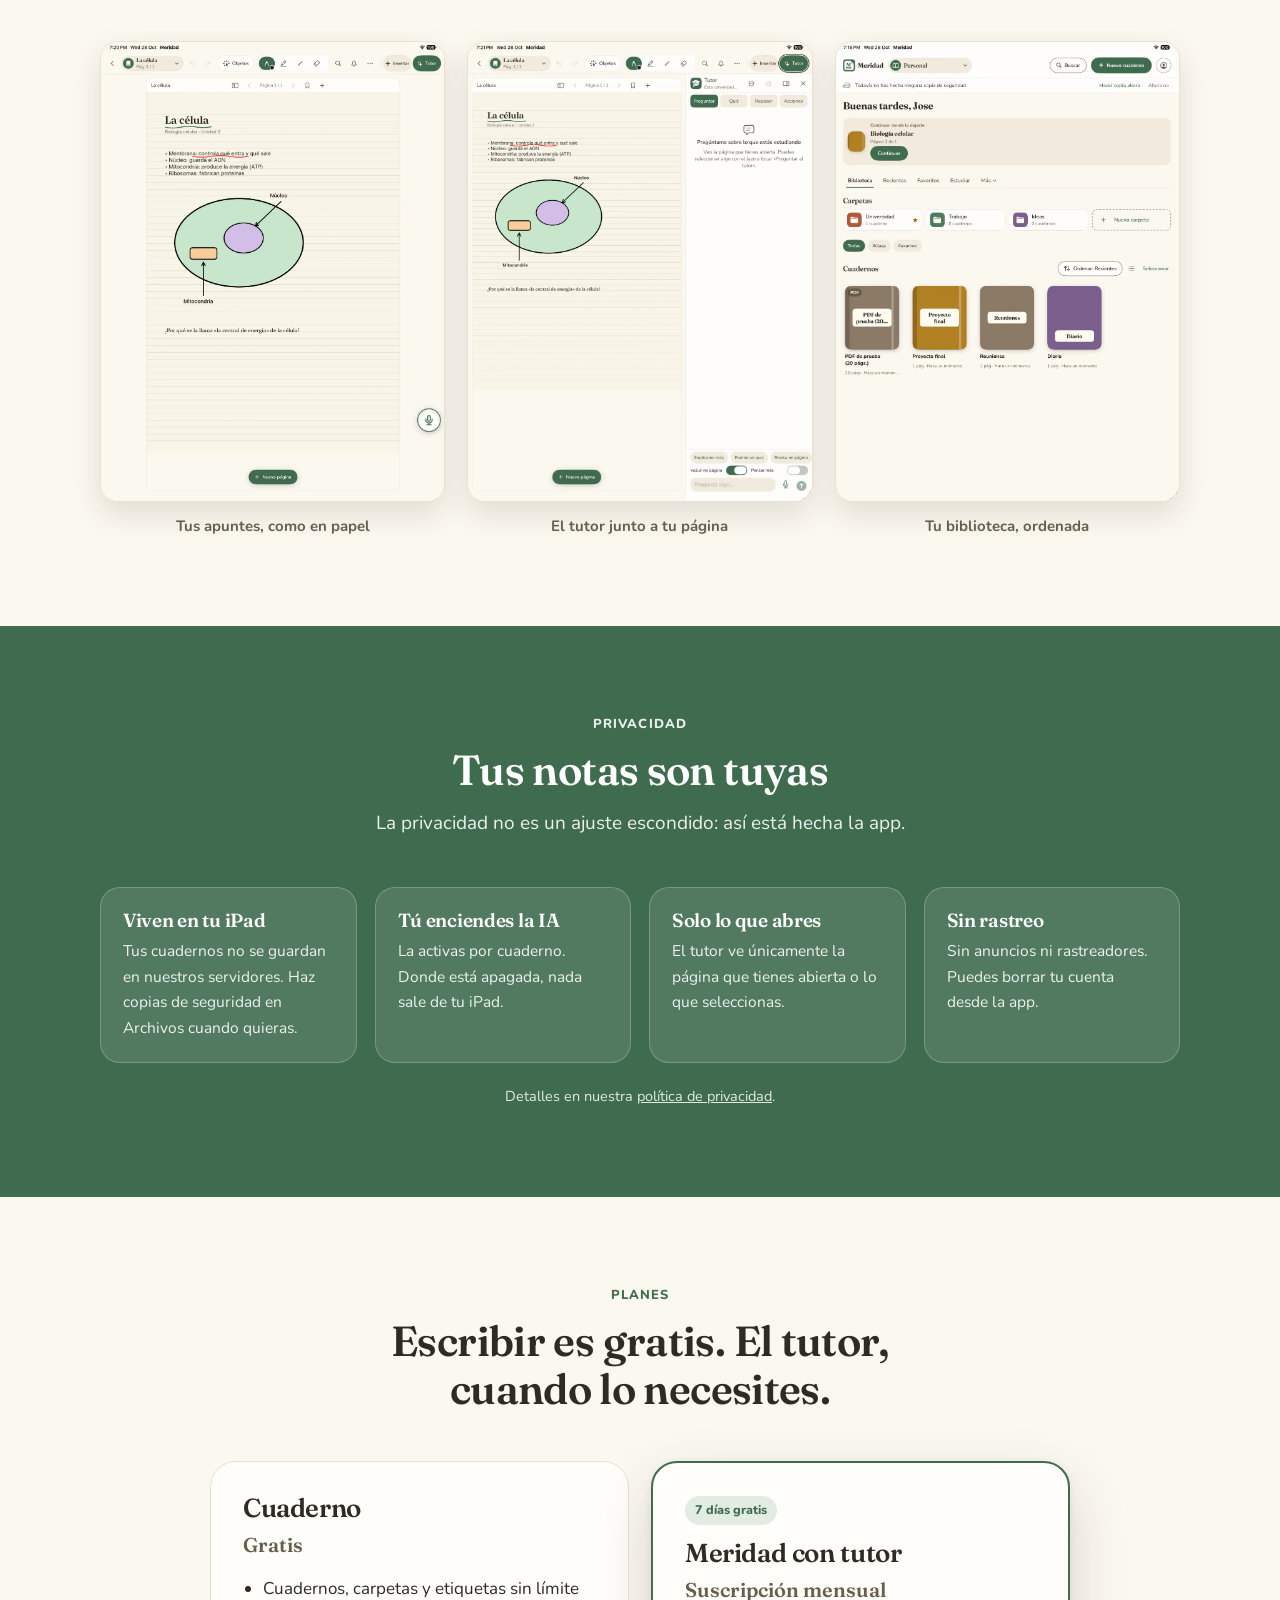
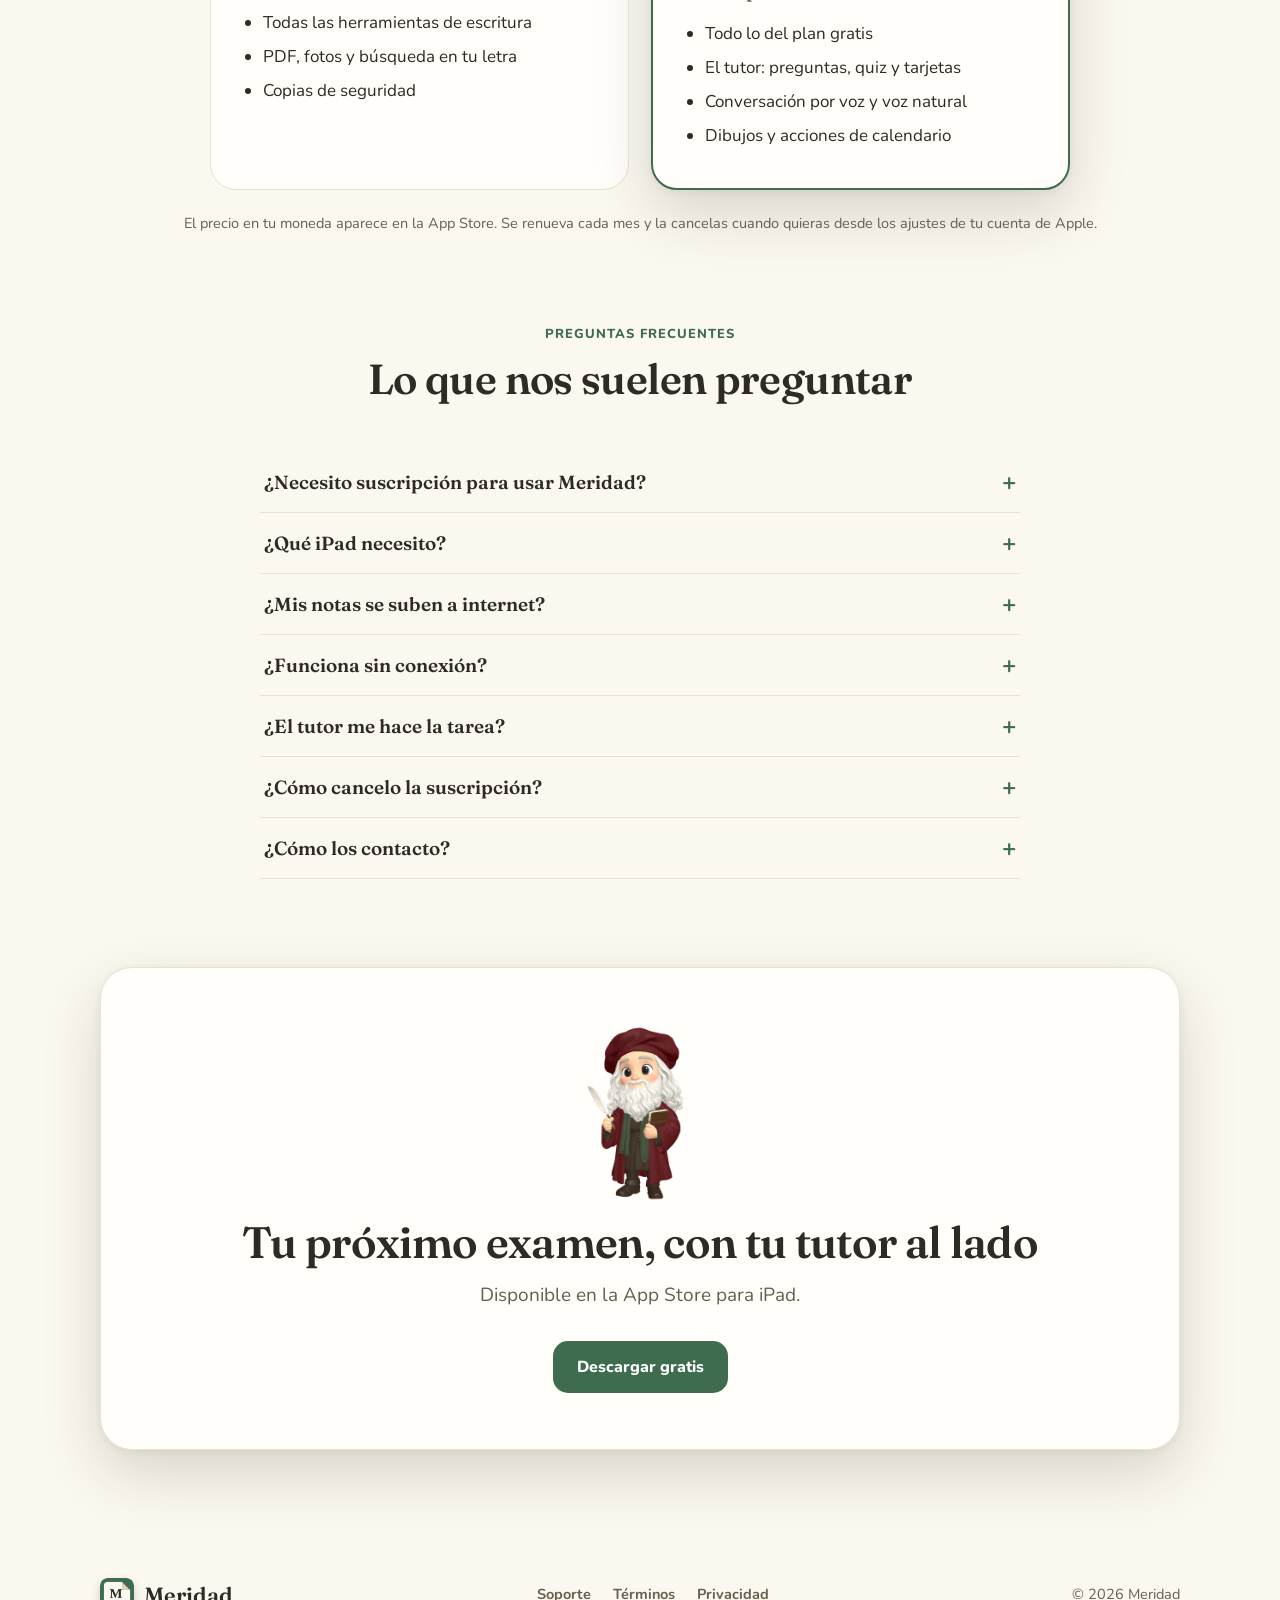
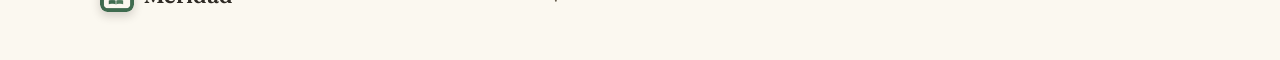
<file: clasica/index.html>
<!doctype html>
<html lang="es">
<head>
<meta charset="utf-8">
<meta name="viewport" content="width=device-width,initial-scale=1">
<meta name="color-scheme" content="light dark">
<meta name="theme-color" content="#FBF8F0" media="(prefers-color-scheme: light)">
<meta name="theme-color" content="#1F1B16" media="(prefers-color-scheme: dark)">
<title>Meridad · Cuaderno para iPad con un tutor que te enseña</title>
<meta name="description" content="Meridad es un cuaderno digital para iPad con Apple Pencil. Escribe como en papel, anota tus PDF y estudia con un tutor de IA que ve tu página y te explica.">
<link rel="canonical" href="https://meridad.app/">
<meta name="robots" content="noindex">
<meta property="og:type" content="website">
<meta property="og:site_name" content="Meridad">
<meta property="og:title" content="Meridad · Cuaderno para iPad con un tutor que te enseña">
<meta property="og:description" content="Escribe con Apple Pencil y estudia con un tutor de IA que ve tu página y te explica.">
<meta property="og:url" content="https://meridad.app/">
<meta property="og:image" content="https://meridad.app/assets/og.png">
<meta property="og:locale" content="es_MX">
<meta name="twitter:card" content="summary_large_image">
<meta name="apple-itunes-app" content="app-id=6827345327">
<link rel="icon" href="/assets/favicon.png">
<link rel="apple-touch-icon" href="/assets/logo.png">
<link rel="preconnect" href="https://fonts.googleapis.com">
<link rel="preconnect" href="https://fonts.gstatic.com" crossorigin>
<link rel="stylesheet" href="https://fonts.googleapis.com/css2?family=Fraunces:opsz,wght@9..144,600&family=Nunito:wght@400;600;700;800&display=swap">
<link rel="stylesheet" href="/assets/landing.css">
</head>
<body>

<header class="top" id="top">
  <div class="wrap">
    <a class="brand" href="/"><img src="/assets/logo.png" alt="" width="34" height="34">Meridad</a>
    <nav aria-label="Secciones">
      <a href="#tutor">Tu tutor</a>
      <a href="#funciones">Funciones</a>
      <a href="#privacidad">Privacidad</a>
      <a href="#planes">Planes</a>
      <a href="#preguntas">Preguntas</a>
    </nav>
    <a class="btn btn-primary" href="https://apps.apple.com/app/id6827345327">Descargar</a>
  </div>
</header>

<main>
  <section class="hero">
    <div class="wrap">
      <div>
        <p class="eyebrow">Cuaderno digital para iPad</p>
        <h1>Escribe, entiende y <em>recuerda</em>.</h1>
        <p class="lead">Meridad es un cuaderno para Apple Pencil con un tutor que te acompaña. Ve la página que estás escribiendo, te explica lo que no entiendes y te ayuda a repasar.</p>
        <div class="cta" id="descargar">
          <a class="btn btn-store" href="https://apps.apple.com/app/id6827345327">
            <svg viewBox="0 0 24 24" aria-hidden="true"><path d="M16.37 12.62c-.02-2.3 1.88-3.4 1.96-3.46-1.07-1.56-2.73-1.77-3.32-1.8-1.41-.14-2.76.83-3.48.83-.72 0-1.82-.81-3-.79-1.54.02-2.96.9-3.76 2.27-1.6 2.78-.41 6.9 1.15 9.16.76 1.1 1.67 2.34 2.86 2.3 1.15-.05 1.58-.74 2.97-.74 1.38 0 1.77.74 2.98.72 1.23-.02 2.01-1.12 2.76-2.23.87-1.28 1.23-2.52 1.25-2.58-.03-.01-2.39-.92-2.41-3.64zM14.1 5.86c.63-.77 1.06-1.83.94-2.89-.91.04-2.01.61-2.66 1.37-.58.67-1.09 1.75-.96 2.79 1.02.08 2.05-.52 2.68-1.27z"/></svg>
            <div><small>Descárgalo en la</small><span>App Store</span></div>
          </a>
          <a class="btn btn-ghost" href="#tutor">Conoce a tu tutor</a>
        </div>
        <p class="fine">Gratis para escribir. 7 días de prueba con todas las funciones de IA.</p>
      </div>
      <div class="stage">
        <div class="ipad"><img src="/assets/03-tutor.webp" alt="Meridad en un iPad: una página sobre la célula y el panel del tutor abierto" width="1100" height="1467" fetchpriority="high"></div>
        <p class="bubble" id="bubble" aria-live="polite">«La sabiduría es hija de la experiencia.»<cite>Leonardo da Vinci</cite></p>
        <img class="leo" src="/assets/leonardo.webp" alt="Leonardo, el avatar del tutor de Meridad" width="560" height="855">
      </div>
    </div>
  </section>

  <div class="strip">
    <ul class="wrap">
      <li>Hecho para Apple Pencil</li>
      <li>Tus notas se quedan en tu iPad</li>
      <li>La IA solo cuando tú la activas</li>
      <li>En español</li>
    </ul>
  </div>

  <section>
    <div class="wrap">
      <div class="section-head">
        <p class="eyebrow">Cómo funciona</p>
        <h2>Tú escribes. Tu tutor te ayuda a entender.</h2>
      </div>
      <div class="steps">
        <div class="step"><h3>Escribe como en papel</h3><p>Toma apuntes a mano, dibuja esquemas o importa el PDF de la clase y escribe encima.</p></div>
        <div class="step"><h3>Pregunta sin salir de la página</h3><p>Rodea algo con el lazo o pregúntale en voz alta. Tu tutor ve lo que tienes abierto y te lo explica paso a paso.</p></div>
        <div class="step"><h3>Repasa y recuerda</h3><p>Convierte tus apuntes en un quiz o en tarjetas de repaso para llegar al examen con todo claro.</p></div>
      </div>
    </div>
  </section>

  <section class="tutor" id="tutor">
    <div class="wrap">
      <div class="avatars" aria-label="Avatares del tutor">
        <div class="avatar current"><img src="/assets/leonardo.webp" alt="Leonardo" width="560" height="855" loading="lazy"><b>Leonardo</b><span>Disponible</span></div>
        <div class="avatar soon">
          <div class="faces" aria-hidden="true"><i></i><i></i><i></i></div>
          <b>Tu propio avatar</b>
          <p>Muy pronto podrás personalizar el avatar de tu tutor a tu gusto.</p>
          <span>Próxima actualización</span>
        </div>
      </div>
      <div>
        <p class="eyebrow">Tu tutor</p>
        <h2>Un tutor que te enseña en vez de hacerte la tarea</h2>
        <p class="lead">Te guía con preguntas, te da pistas y te explica con calma. Lo ves en pantalla como un avatar que habla contigo: hoy te acompaña Leonardo, y muy pronto podrás personalizar el tuyo.</p>
        <ul class="checks">
          <li><div><b>Ve tu página</b><span>Entiende tu letra, tus esquemas y tus PDF.</span></div></li>
          <li><div><b>Quiz y tarjetas</b><span>Crea preguntas a partir de tus apuntes y te corrige.</span></div></li>
          <li><div><b>Conversa en voz alta</b><span>Pregúntale hablando y escucha su respuesta con voz natural.</span></div></li>
          <li><div><b>Dibuja para explicarte</b><span>Pídele un dibujo y lo pegas en tu cuaderno.</span></div></li>
          <li><div><b>Propone, tú decides</b><span>Sugiere eventos y recordatorios, pero nada se crea sin tu «Crear».</span></div></li>
          <li><div><b>Tu avatar, a tu manera</b><span>Muy pronto: personaliza el avatar de tu tutor.</span></div></li>
        </ul>
      </div>
    </div>
  </section>

  <section id="funciones">
    <div class="wrap">
      <div class="section-head">
        <p class="eyebrow">Funciones</p>
        <h2>Todo lo que esperas de un buen cuaderno</h2>
        <p class="lead">Y unas cuantas cosas más.</p>
      </div>
      <div class="grid">
        <div class="feature"><div class="ico"><svg viewBox="0 0 24 24" fill="none" stroke="currentColor" stroke-width="2" stroke-linecap="round" stroke-linejoin="round"><path d="M12 20h9"/><path d="M16.5 3.5a2.1 2.1 0 0 1 3 3L7 19l-4 1 1-4Z"/></svg></div><h3>Tinta fluida</h3><p>Pluma, resaltador, goma, formas, texto y objetos que mueves y giras.</p></div>
        <div class="feature"><div class="ico"><svg viewBox="0 0 24 24" fill="none" stroke="currentColor" stroke-width="2" stroke-linecap="round" stroke-linejoin="round"><rect x="4" y="3" width="16" height="18" rx="2"/><path d="M8 8h8M8 12h8M8 16h5"/></svg></div><h3>El papel que quieras</h3><p>Rayas, cuadrícula, puntos, Cornell, pentagrama y más.</p></div>
        <div class="feature"><div class="ico"><svg viewBox="0 0 24 24" fill="none" stroke="currentColor" stroke-width="2" stroke-linecap="round" stroke-linejoin="round"><path d="M14 3H7a2 2 0 0 0-2 2v14a2 2 0 0 0 2 2h10a2 2 0 0 0 2-2V8Z"/><path d="M14 3v5h5"/><path d="M9 14l2 2 4-4"/></svg></div><h3>PDF y fotos</h3><p>Importa tus PDF o fotos de la pizarra y escribe encima.</p></div>
        <div class="feature"><div class="ico"><svg viewBox="0 0 24 24" fill="none" stroke="currentColor" stroke-width="2" stroke-linecap="round" stroke-linejoin="round"><circle cx="11" cy="11" r="7"/><path d="m20 20-3.5-3.5"/></svg></div><h3>Busca en tu letra</h3><p>Encuentra cualquier cosa en títulos, texto, PDF y en lo que escribiste a mano.</p></div>
        <div class="feature"><div class="ico"><svg viewBox="0 0 24 24" fill="none" stroke="currentColor" stroke-width="2" stroke-linecap="round" stroke-linejoin="round"><path d="M3 7a2 2 0 0 1 2-2h4l2 2h8a2 2 0 0 1 2 2v8a2 2 0 0 1-2 2H5a2 2 0 0 1-2-2Z"/></svg></div><h3>Ordenado a tu manera</h3><p>Carpetas, etiquetas, favoritos y ambientes para estudio, trabajo e ideas.</p></div>
        <div class="feature"><div class="ico"><svg viewBox="0 0 24 24" fill="none" stroke="currentColor" stroke-width="2" stroke-linecap="round" stroke-linejoin="round"><rect x="3" y="5" width="18" height="16" rx="2"/><path d="M16 3v4M8 3v4M3 11h18"/></svg></div><h3>Calendario y recordatorios</h3><p>¿Anotaste la fecha del examen? El tutor te propone el evento y tú lo apruebas.</p></div>
      </div>
    </div>
  </section>

  <section style="padding-top:0">
    <div class="wrap">
      <div class="gallery">
        <figure><img src="/assets/02-cuaderno.webp" alt="Página de un cuaderno con apuntes y un esquema de la célula" width="1100" height="1467" loading="lazy"><figcaption>Tus apuntes, como en papel</figcaption></figure>
        <figure><img src="/assets/03-tutor.webp" alt="El tutor abierto junto a la página" width="1100" height="1467" loading="lazy"><figcaption>El tutor junto a tu página</figcaption></figure>
        <figure><img src="/assets/01-biblioteca.webp" alt="Biblioteca con carpetas y cuadernos" width="1100" height="1467" loading="lazy"><figcaption>Tu biblioteca, ordenada</figcaption></figure>
      </div>
    </div>
  </section>

  <section class="privacy" id="privacidad">
    <div class="wrap">
      <div class="section-head">
        <p class="eyebrow">Privacidad</p>
        <h2>Tus notas son tuyas</h2>
        <p class="lead" style="color:inherit">La privacidad no es un ajuste escondido: así está hecha la app.</p>
      </div>
      <div class="pgrid">
        <div class="pcard"><h3>Viven en tu iPad</h3><p>Tus cuadernos no se guardan en nuestros servidores. Haz copias de seguridad en Archivos cuando quieras.</p></div>
        <div class="pcard"><h3>Tú enciendes la IA</h3><p>La activas por cuaderno. Donde está apagada, nada sale de tu iPad.</p></div>
        <div class="pcard"><h3>Solo lo que abres</h3><p>El tutor ve únicamente la página que tienes abierta o lo que seleccionas.</p></div>
        <div class="pcard"><h3>Sin rastreo</h3><p>Sin anuncios ni rastreadores. Puedes borrar tu cuenta desde la app.</p></div>
      </div>
      <p class="note" style="color:inherit;opacity:.85">Detalles en nuestra <a href="/privacidad/">política de privacidad</a>.</p>
    </div>
  </section>

  <section id="planes">
    <div class="wrap">
      <div class="section-head">
        <p class="eyebrow">Planes</p>
        <h2>Escribir es gratis. El tutor, cuando lo necesites.</h2>
      </div>
      <div class="plans">
        <div class="plan">
          <h3>Cuaderno</h3>
          <p class="price">Gratis</p>
          <ul>
            <li>Cuadernos, carpetas y etiquetas sin límite</li>
            <li>Todas las herramientas de escritura</li>
            <li>PDF, fotos y búsqueda en tu letra</li>
            <li>Copias de seguridad</li>
          </ul>
        </div>
        <div class="plan featured">
          <span class="tag">7 días gratis</span>
          <h3>Meridad con tutor</h3>
          <p class="price">Suscripción mensual</p>
          <ul>
            <li>Todo lo del plan gratis</li>
            <li>El tutor: preguntas, quiz y tarjetas</li>
            <li>Conversación por voz y voz natural</li>
            <li>Dibujos y acciones de calendario</li>
          </ul>
        </div>
      </div>
      <p class="note">El precio en tu moneda aparece en la App Store. Se renueva cada mes y la cancelas cuando quieras desde los ajustes de tu cuenta de Apple.</p>
    </div>
  </section>

  <section id="preguntas" style="padding-top:0">
    <div class="wrap">
      <div class="section-head">
        <p class="eyebrow">Preguntas frecuentes</p>
        <h2>Lo que nos suelen preguntar</h2>
      </div>
      <div class="faq">
        <details><summary>¿Necesito suscripción para usar Meridad?</summary><p>No. Puedes escribir, importar PDF, buscar y abrir todos tus cuadernos sin pagar. La suscripción es para las funciones de IA del tutor, y los primeros 7 días son gratis.</p></details>
        <details><summary>¿Qué iPad necesito?</summary><p>Un iPad con iPadOS 26 o posterior. Para escribir a mano, un Apple Pencil compatible con tu iPad.</p></details>
        <details><summary>¿Mis notas se suben a internet?</summary><p>No se guardan en nuestros servidores. Solo cuando le preguntas algo al tutor, en un cuaderno donde activaste la IA, se envía lo necesario para responderte (la página o lo que seleccionaste), sin guardarlo.</p></details>
        <details><summary>¿Funciona sin conexión?</summary><p>Sí: escribir, organizar, buscar y repasar tus tarjetas funciona sin internet. El tutor necesita conexión para responder.</p></details>
        <details><summary>¿El tutor me hace la tarea?</summary><p>No es su estilo. Está pensado para que entiendas: te explica, te da pistas y te pregunta para que llegues tú a la respuesta.</p></details>
        <details><summary>¿Cómo cancelo la suscripción?</summary><p>Desde los ajustes de tu iPad: toca tu nombre › Suscripciones › Meridad. La cancelación la gestiona Apple.</p></details>
        <details><summary>¿Cómo los contacto?</summary><p>Escríbenos a <a href="mailto:soporte@meridad.app">soporte@meridad.app</a>.</p></details>
      </div>
    </div>
  </section>

  <section class="final" style="padding-top:0">
    <div class="wrap">
      <div class="box">
        <img class="leo-sm" src="/assets/leonardo.webp" alt="" width="560" height="855" loading="lazy">
        <h2>Tu próximo examen, con tu tutor al lado</h2>
        <p class="lead">Disponible en la App Store para iPad.</p>
        <div class="cta"><a class="btn btn-primary" href="https://apps.apple.com/app/id6827345327">Descargar gratis</a></div>
      </div>
    </div>
  </section>
</main>

<footer>
  <div class="wrap">
    <a class="brand" href="/"><img src="/assets/logo.png" alt="" width="34" height="34">Meridad</a>
    <nav aria-label="Legal">
      <a href="mailto:soporte@meridad.app">Soporte</a>
      <a href="/terminos/">Términos</a>
      <a href="/privacidad/">Privacidad</a>
    </nav>
    <span>© 2026 Meridad</span>
  </div>
</footer>

<script>
  // Borde de la barra al desplazarse
  const top_ = document.getElementById('top');
  addEventListener('scroll', () => top_.classList.toggle('scrolled', scrollY > 8), { passive: true });

  // Citas de la burbuja, con fuente verificable:
  // Leonardo (Códice Forster III y Códice Atlántico), Aristóteles (según Diógenes Laercio, V.18),
  // Sor Juana (Respuesta a sor Filotea, 1691), Mandela (discurso de 2003)
  const bubble = document.getElementById('bubble');
  const quotes = [
    ['La sabiduría es hija de la experiencia.', 'Leonardo da Vinci'],
    ['Así como el hierro se oxida sin uso, el ingenio sin ejercicio se echa a perder.', 'Leonardo da Vinci'],
    ['La raíz de la educación es amarga, pero su fruto es dulce.', 'Aristóteles'],
    ['Estudio por ver si con estudiar ignoro menos.', 'Sor Juana Inés de la Cruz'],
    ['La educación es el arma más poderosa que puedes usar para cambiar el mundo.', 'Nelson Mandela']
  ];
  if (!matchMedia('(prefers-reduced-motion: reduce)').matches) {
    let i = 0;
    setInterval(() => {
      bubble.classList.add('out');
      setTimeout(() => {
        i = (i + 1) % quotes.length;
        bubble.innerHTML = `«${quotes[i][0]}»<cite>${quotes[i][1]}</cite>`;
        bubble.classList.remove('out');
      }, 350);
    }, 6500);
  }
</script>
</body>
</html>
</file>
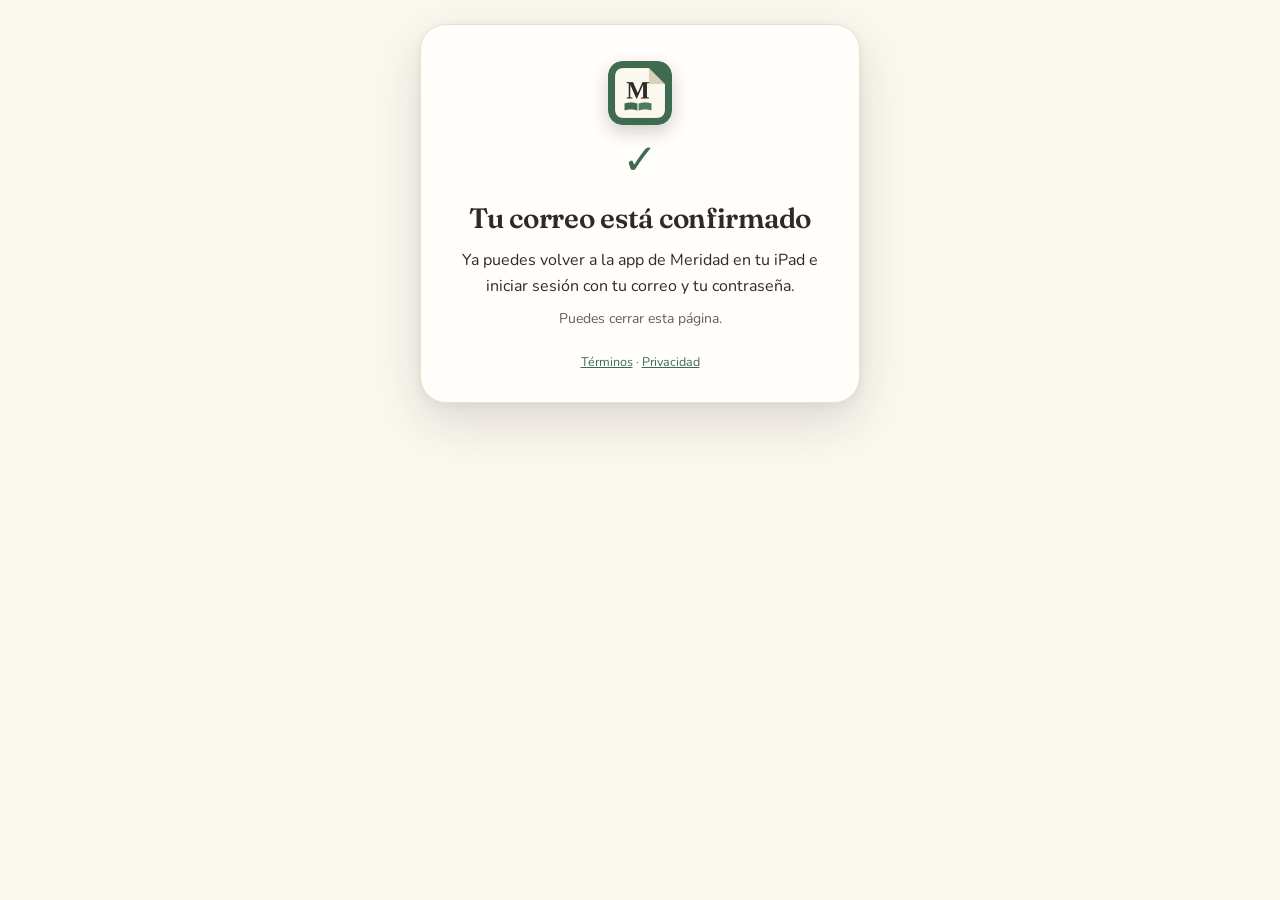
<file: confirmado/index.html>
<!doctype html><html lang="es"><head><meta charset="utf-8"><meta name="viewport" content="width=device-width,initial-scale=1"><meta name="color-scheme" content="light dark"><link rel="icon" href="/assets/favicon.png"><link rel="preconnect" href="https://fonts.googleapis.com"><link rel="preconnect" href="https://fonts.gstatic.com" crossorigin><link rel="stylesheet" href="https://fonts.googleapis.com/css2?family=Fraunces:opsz,wght@9..144,600&family=Nunito:wght@400;600;700;800&display=swap"><link rel="stylesheet" href="/assets/style.css"><title>Correo confirmado · Meridad</title></head><body><main class="card" id="card">
<img class="logo" src="/assets/logo.png" alt="Meridad">
<div class="icon ok" id="icon">✓</div>
<h1 id="title">Tu correo está confirmado</h1>
<p id="msg">Ya puedes volver a la app de Meridad en tu iPad e iniciar sesión con tu correo y tu contraseña.</p>
<p class="muted" id="hint">Puedes cerrar esta página.</p>
<footer><a href="/terminos/">Términos</a> · <a href="/privacidad/">Privacidad</a></footer></main>
<script>
// Si el enlace trae un error (caducado o ya usado) se dice; los tokens de la URL no se usan ni se guardan: se borran.
const p = new URLSearchParams(location.hash.replace(/^#/, '') || location.search);
if (p.get('error') || p.get('error_code')) {
  document.getElementById('icon').textContent = '!'; document.getElementById('icon').className = 'icon err';
  document.getElementById('title').textContent = 'Este enlace ya no sirve';
  document.getElementById('msg').textContent = 'El enlace caducó o ya se usó. Si tu cuenta ya está confirmada, entra directamente en la app. Si no, vuelve a registrarte en Meridad para recibir un correo nuevo.';
  document.getElementById('hint').textContent = '';
}
history.replaceState(null, '', location.pathname);
</script></body></html>
</file>
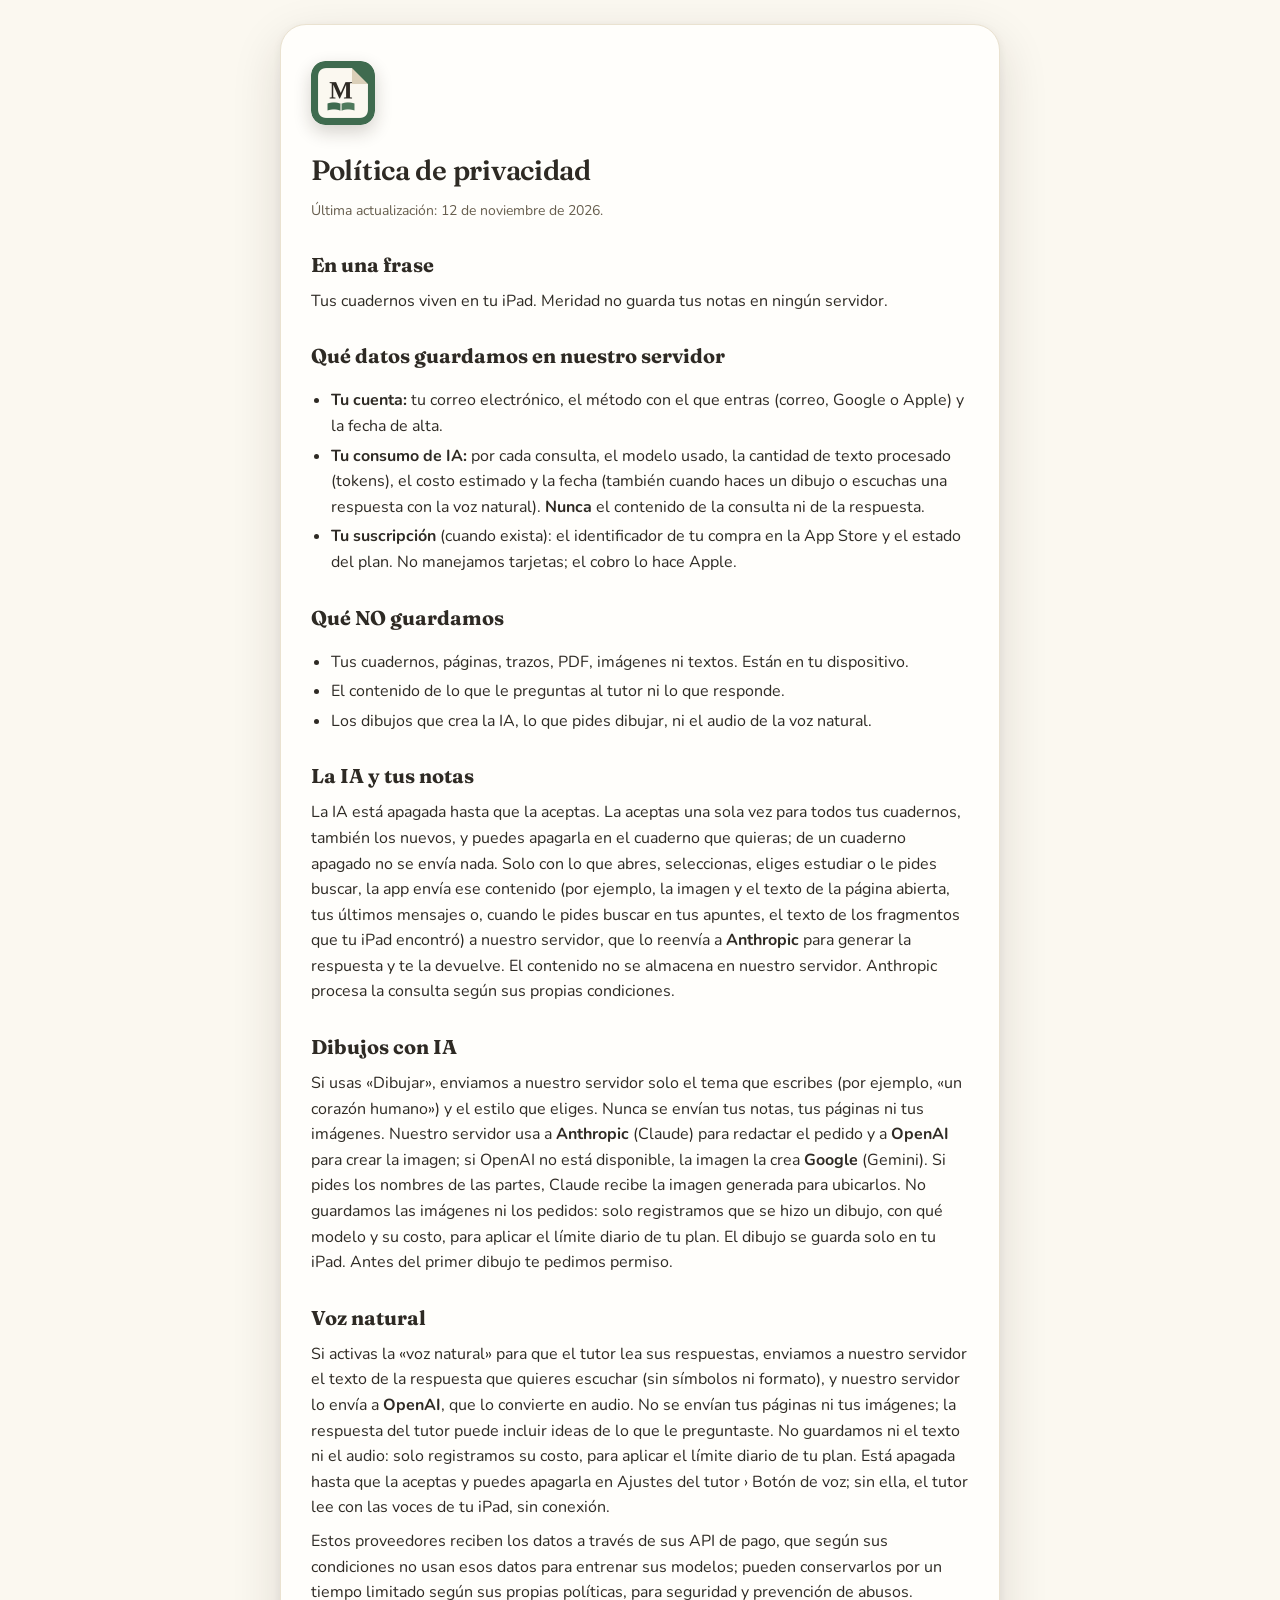
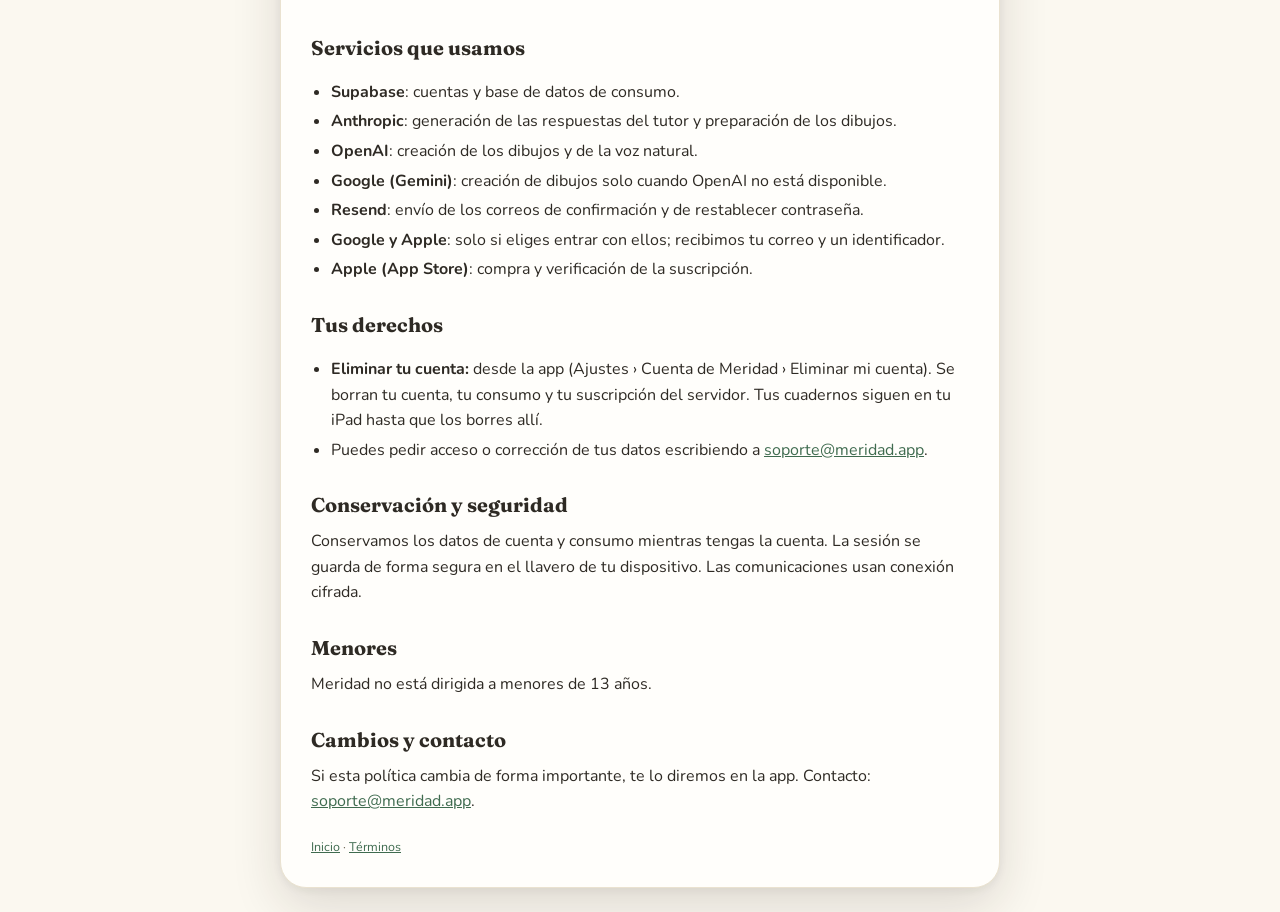
<file: privacidad/index.html>
<!doctype html><html lang="es"><head><meta charset="utf-8"><meta name="viewport" content="width=device-width,initial-scale=1"><meta name="color-scheme" content="light dark"><link rel="icon" href="/assets/favicon.png"><link rel="preconnect" href="https://fonts.googleapis.com"><link rel="preconnect" href="https://fonts.gstatic.com" crossorigin><link rel="stylesheet" href="https://fonts.googleapis.com/css2?family=Fraunces:opsz,wght@9..144,600&family=Nunito:wght@400;600;700;800&display=swap"><link rel="stylesheet" href="/assets/style.css"><title>Política de privacidad · Meridad</title></head><body><main class="card doc">
<img class="logo" src="/assets/logo.png" alt="Meridad"><h1>Política de privacidad</h1>
<p class="muted">Última actualización: 12 de noviembre de 2026.</p>

<h2>En una frase</h2>
<p>Tus cuadernos viven en tu iPad. Meridad no guarda tus notas en ningún servidor.</p>

<h2>Qué datos guardamos en nuestro servidor</h2>
<ul>
<li><b>Tu cuenta:</b> tu correo electrónico, el método con el que entras (correo, Google o Apple) y la fecha de alta.</li>
<li><b>Tu consumo de IA:</b> por cada consulta, el modelo usado, la cantidad de texto procesado (tokens), el costo estimado y la fecha (también cuando haces un dibujo o escuchas una respuesta con la voz natural). <b>Nunca</b> el contenido de la consulta ni de la respuesta.</li>
<li><b>Tu suscripción</b> (cuando exista): el identificador de tu compra en la App Store y el estado del plan. No manejamos tarjetas; el cobro lo hace Apple.</li>
</ul>

<h2>Qué NO guardamos</h2>
<ul>
<li>Tus cuadernos, páginas, trazos, PDF, imágenes ni textos. Están en tu dispositivo.</li>
<li>El contenido de lo que le preguntas al tutor ni lo que responde.</li>
<li>Los dibujos que crea la IA, lo que pides dibujar, ni el audio de la voz natural.</li>
</ul>

<h2>La IA y tus notas</h2>
<p>La IA está apagada hasta que la aceptas. La aceptas una sola vez para todos tus cuadernos, también los nuevos, y puedes apagarla en el cuaderno que quieras; de un cuaderno apagado no se envía nada. Solo con lo que abres, seleccionas, eliges estudiar o le pides buscar, la app envía ese contenido (por ejemplo, la imagen y el texto de la página abierta, tus últimos mensajes o, cuando le pides buscar en tus apuntes, el texto de los fragmentos que tu iPad encontró) a nuestro servidor, que lo reenvía a <b>Anthropic</b> para generar la respuesta y te la devuelve. El contenido no se almacena en nuestro servidor. Anthropic procesa la consulta según sus propias condiciones.</p>

<h2>Dibujos con IA</h2>
<p>Si usas «Dibujar», enviamos a nuestro servidor solo el tema que escribes (por ejemplo, «un corazón humano») y el estilo que eliges. Nunca se envían tus notas, tus páginas ni tus imágenes. Nuestro servidor usa a <b>Anthropic</b> (Claude) para redactar el pedido y a <b>OpenAI</b> para crear la imagen; si OpenAI no está disponible, la imagen la crea <b>Google</b> (Gemini). Si pides los nombres de las partes, Claude recibe la imagen generada para ubicarlos. No guardamos las imágenes ni los pedidos: solo registramos que se hizo un dibujo, con qué modelo y su costo, para aplicar el límite diario de tu plan. El dibujo se guarda solo en tu iPad. Antes del primer dibujo te pedimos permiso.</p>

<h2>Voz natural</h2>
<p>Si activas la «voz natural» para que el tutor lea sus respuestas, enviamos a nuestro servidor el texto de la respuesta que quieres escuchar (sin símbolos ni formato), y nuestro servidor lo envía a <b>OpenAI</b>, que lo convierte en audio. No se envían tus páginas ni tus imágenes; la respuesta del tutor puede incluir ideas de lo que le preguntaste. No guardamos ni el texto ni el audio: solo registramos su costo, para aplicar el límite diario de tu plan. Está apagada hasta que la aceptas y puedes apagarla en Ajustes del tutor › Botón de voz; sin ella, el tutor lee con las voces de tu iPad, sin conexión.</p>

<p>Estos proveedores reciben los datos a través de sus API de pago, que según sus condiciones no usan esos datos para entrenar sus modelos; pueden conservarlos por un tiempo limitado según sus propias políticas, para seguridad y prevención de abusos.</p>

<h2>Servicios que usamos</h2>
<ul>
<li><b>Supabase</b>: cuentas y base de datos de consumo.</li>
<li><b>Anthropic</b>: generación de las respuestas del tutor y preparación de los dibujos.</li>
<li><b>OpenAI</b>: creación de los dibujos y de la voz natural.</li>
<li><b>Google (Gemini)</b>: creación de dibujos solo cuando OpenAI no está disponible.</li>
<li><b>Resend</b>: envío de los correos de confirmación y de restablecer contraseña.</li>
<li><b>Google y Apple</b>: solo si eliges entrar con ellos; recibimos tu correo y un identificador.</li>
<li><b>Apple (App Store)</b>: compra y verificación de la suscripción.</li>
</ul>

<h2>Tus derechos</h2>
<ul>
<li><b>Eliminar tu cuenta:</b> desde la app (Ajustes › Cuenta de Meridad › Eliminar mi cuenta). Se borran tu cuenta, tu consumo y tu suscripción del servidor. Tus cuadernos siguen en tu iPad hasta que los borres allí.</li>
<li>Puedes pedir acceso o corrección de tus datos escribiendo a <a href="mailto:soporte@meridad.app">soporte@meridad.app</a>.</li>
</ul>

<h2>Conservación y seguridad</h2>
<p>Conservamos los datos de cuenta y consumo mientras tengas la cuenta. La sesión se guarda de forma segura en el llavero de tu dispositivo. Las comunicaciones usan conexión cifrada.</p>

<h2>Menores</h2>
<p>Meridad no está dirigida a menores de 13 años.</p>

<h2>Cambios y contacto</h2>
<p>Si esta política cambia de forma importante, te lo diremos en la app. Contacto: <a href="mailto:soporte@meridad.app">soporte@meridad.app</a>.</p>
<footer><a href="/">Inicio</a> · <a href="/terminos/">Términos</a></footer></main></body></html>
</file>
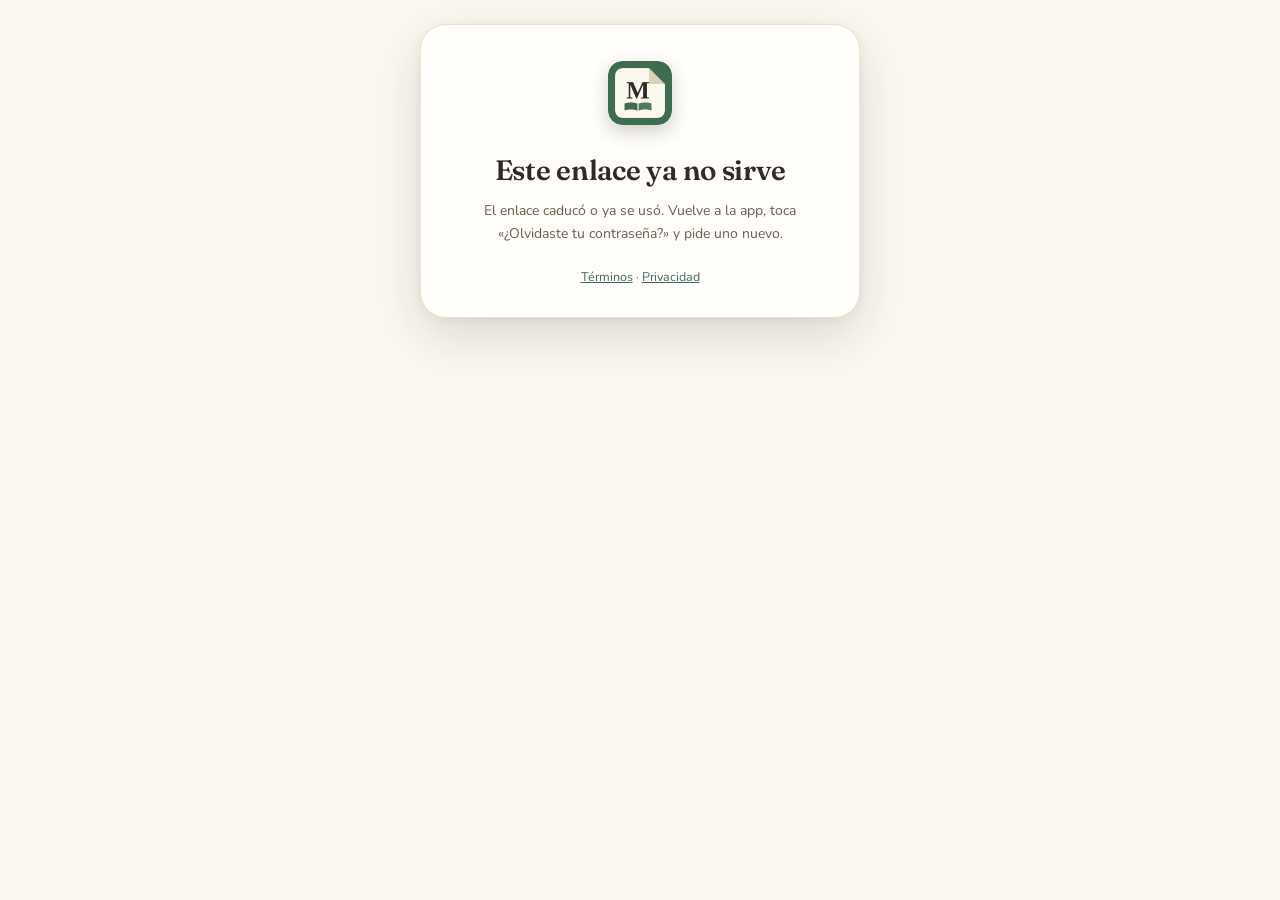
<file: restablecer/index.html>
<!doctype html><html lang="es"><head><meta charset="utf-8"><meta name="viewport" content="width=device-width,initial-scale=1"><meta name="color-scheme" content="light dark"><link rel="icon" href="/assets/favicon.png"><link rel="preconnect" href="https://fonts.googleapis.com"><link rel="preconnect" href="https://fonts.gstatic.com" crossorigin><link rel="stylesheet" href="https://fonts.googleapis.com/css2?family=Fraunces:opsz,wght@9..144,600&family=Nunito:wght@400;600;700;800&display=swap"><link rel="stylesheet" href="/assets/style.css"><title>Nueva contraseña · Meridad</title></head><body><main class="card" id="card">
<img class="logo" src="/assets/logo.png" alt="Meridad">
<h1 id="title">Elige tu contraseña nueva</h1>
<p class="muted" id="sub">Mínimo 8 caracteres.</p>
<form id="form" autocomplete="off">
  <label for="pw">Contraseña nueva</label><input id="pw" type="password" autocomplete="new-password" minlength="8" required>
  <label for="pw2">Repite la contraseña</label><input id="pw2" type="password" autocomplete="new-password" minlength="8" required>
  <p class="err" id="error" role="alert"></p>
  <button id="go" type="submit">Guardar contraseña</button>
</form>
<p id="done" class="ok" hidden></p>
<footer><a href="/terminos/">Términos</a> · <a href="/privacidad/">Privacidad</a></footer></main>
<script>
const SUPABASE_URL = 'https://nnwnctzmpcxrckonensk.supabase.co';
const ANON_KEY = 'eyJhbGciOiJIUzI1NiIsInR5cCI6IkpXVCJ9.eyJpc3MiOiJzdXBhYmFzZSIsInJlZiI6Im5ud25jdHptcGN4cmNrb25lbnNrIiwicm9sZSI6ImFub24iLCJpYXQiOjE3OTIwOTg4MzcsImV4cCI6MjEwNzY3NDgzN30.DUjcY1x4z4K2v9hjoFODdPjzmAFLxR0mbqhfFHKHJks'; // clave pública (anon) del proyecto: la seguridad la dan el token del enlace y las reglas del servidor
const $ = id => document.getElementById(id);
const hash = new URLSearchParams(location.hash.replace(/^#/, ''));
const token = hash.get('type') === 'recovery' ? hash.get('access_token') : null;
history.replaceState(null, '', location.pathname); // el token no se queda en el historial
function invalid() {
  $('title').textContent = 'Este enlace ya no sirve';
  $('sub').textContent = 'El enlace caducó o ya se usó. Vuelve a la app, toca «¿Olvidaste tu contraseña?» y pide uno nuevo.';
  $('form').hidden = true;
}
if (!token) invalid();
$('form').addEventListener('submit', async (e) => {
  e.preventDefault(); $('error').textContent = '';
  const a = $('pw').value, b = $('pw2').value;
  if (a.length < 8) { $('error').textContent = 'Usa al menos 8 caracteres.'; return; }
  if (a !== b) { $('error').textContent = 'Las contraseñas no coinciden.'; return; }
  $('go').disabled = true; $('go').textContent = 'Guardando…';
  try {
    const r = await fetch(SUPABASE_URL + '/auth/v1/user', { method: 'PUT',
      headers: { apikey: ANON_KEY, Authorization: 'Bearer ' + token, 'content-type': 'application/json' }, body: JSON.stringify({ password: a }) });
    if (r.ok) {
      $('form').hidden = true; $('title').textContent = 'Contraseña actualizada'; $('sub').textContent = '';
      $('done').hidden = false; $('done').textContent = 'Listo. Vuelve a la app de Meridad e inicia sesión con tu contraseña nueva.';
    } else {
      const j = await r.json().catch(() => ({}));
      if (r.status === 401 || r.status === 403) { invalid(); }
      else if ((j.error_code || '') === 'weak_password') { $('error').textContent = 'La contraseña es demasiado débil. Prueba con una más larga.'; }
      else if ((j.error_code || '') === 'same_password') { $('error').textContent = 'Elige una contraseña distinta a la anterior.'; }
      else { $('error').textContent = 'No se pudo guardar. Inténtalo de nuevo en un momento.'; }
      $('go').disabled = false; $('go').textContent = 'Guardar contraseña';
    }
  } catch (_) { $('error').textContent = 'Sin conexión. Revisa tu red e inténtalo de nuevo.'; $('go').disabled = false; $('go').textContent = 'Guardar contraseña'; }
});
</script></body></html>
</file>
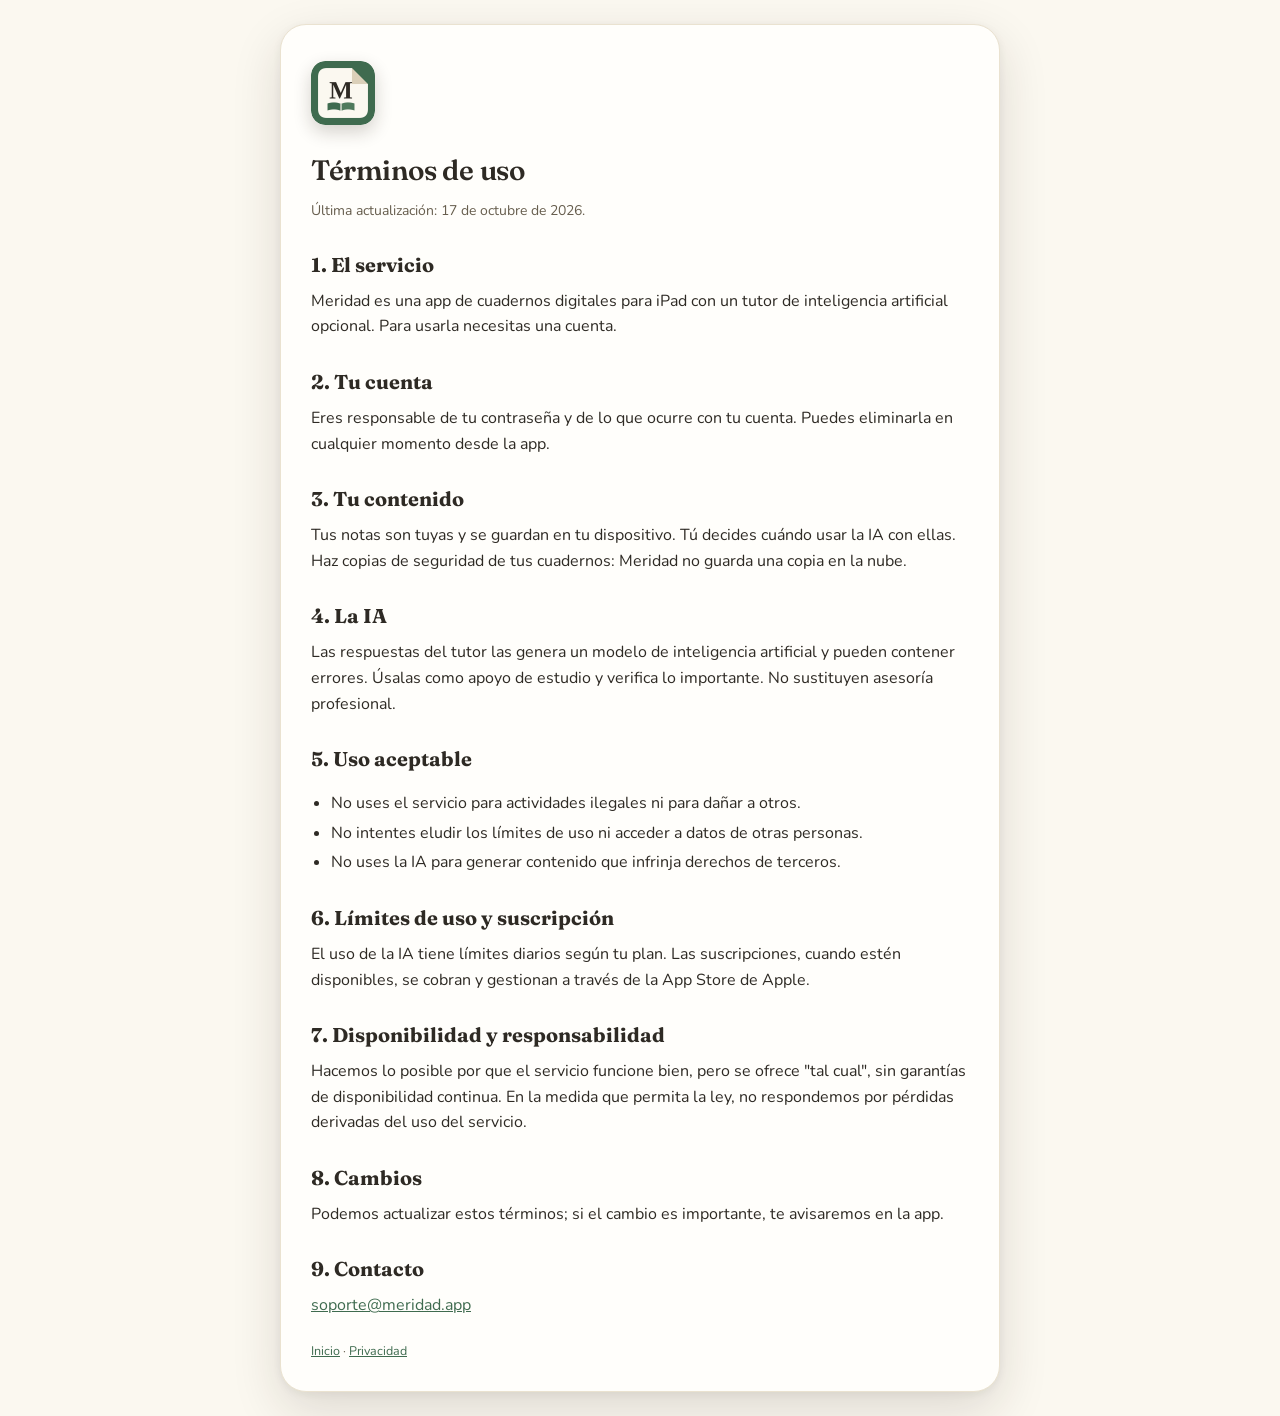
<file: terminos/index.html>
<!doctype html><html lang="es"><head><meta charset="utf-8"><meta name="viewport" content="width=device-width,initial-scale=1"><meta name="color-scheme" content="light dark"><link rel="icon" href="/assets/favicon.png"><link rel="preconnect" href="https://fonts.googleapis.com"><link rel="preconnect" href="https://fonts.gstatic.com" crossorigin><link rel="stylesheet" href="https://fonts.googleapis.com/css2?family=Fraunces:opsz,wght@9..144,600&family=Nunito:wght@400;600;700;800&display=swap"><link rel="stylesheet" href="/assets/style.css"><title>Términos de uso · Meridad</title></head><body><main class="card doc">
<img class="logo" src="/assets/logo.png" alt="Meridad"><h1>Términos de uso</h1>
<p class="muted">Última actualización: 17 de octubre de 2026.</p>

<h2>1. El servicio</h2>
<p>Meridad es una app de cuadernos digitales para iPad con un tutor de inteligencia artificial opcional. Para usarla necesitas una cuenta.</p>

<h2>2. Tu cuenta</h2>
<p>Eres responsable de tu contraseña y de lo que ocurre con tu cuenta. Puedes eliminarla en cualquier momento desde la app.</p>

<h2>3. Tu contenido</h2>
<p>Tus notas son tuyas y se guardan en tu dispositivo. Tú decides cuándo usar la IA con ellas. Haz copias de seguridad de tus cuadernos: Meridad no guarda una copia en la nube.</p>

<h2>4. La IA</h2>
<p>Las respuestas del tutor las genera un modelo de inteligencia artificial y pueden contener errores. Úsalas como apoyo de estudio y verifica lo importante. No sustituyen asesoría profesional.</p>

<h2>5. Uso aceptable</h2>
<ul><li>No uses el servicio para actividades ilegales ni para dañar a otros.</li><li>No intentes eludir los límites de uso ni acceder a datos de otras personas.</li><li>No uses la IA para generar contenido que infrinja derechos de terceros.</li></ul>

<h2>6. Límites de uso y suscripción</h2>
<p>El uso de la IA tiene límites diarios según tu plan. Las suscripciones, cuando estén disponibles, se cobran y gestionan a través de la App Store de Apple.</p>

<h2>7. Disponibilidad y responsabilidad</h2>
<p>Hacemos lo posible por que el servicio funcione bien, pero se ofrece "tal cual", sin garantías de disponibilidad continua. En la medida que permita la ley, no respondemos por pérdidas derivadas del uso del servicio.</p>

<h2>8. Cambios</h2>
<p>Podemos actualizar estos términos; si el cambio es importante, te avisaremos en la app.</p>

<h2>9. Contacto</h2>
<p><a href="mailto:soporte@meridad.app">soporte@meridad.app</a></p>
<footer><a href="/">Inicio</a> · <a href="/privacidad/">Privacidad</a></footer></main></body></html>
</file>
<file: assets/style.css>
:root{--bg:#FBF8F0;--surface:#FFFEFB;--tint:#F1EBDD;--border:#EAE2D0;--strong:#8C826F;--ink:#2E2A24;--muted:#675E4E;--salvia:#3F6B4F;--on:#FFFFFF;--danger:#A8402F;
--serif:"Fraunces",Georgia,"Times New Roman",serif;--sans:"Nunito",system-ui,-apple-system,"Segoe UI",sans-serif;--shadow:0 18px 50px rgba(40,30,20,.14),0 2px 8px rgba(40,30,20,.06)}
@media (prefers-color-scheme:dark){:root{--bg:#1F1B16;--surface:#2A251F;--tint:#332D25;--border:#3D362C;--strong:#82786A;--ink:#F2EBDD;--muted:#B8AD98;--salvia:#8FBF9C;--on:#14201A;--danger:#E58C7A;--shadow:0 18px 50px rgba(0,0,0,.45)}}
*{box-sizing:border-box}html,body{margin:0;min-height:100%}
body{background:var(--bg);color:var(--ink);font:16px/1.6 var(--sans);-webkit-font-smoothing:antialiased;display:flex;align-items:center;justify-content:center;padding:24px 16px}
.card{width:100%;max-width:440px;background:var(--surface);border:1px solid var(--border);border-radius:26px;box-shadow:var(--shadow);padding:36px 30px 30px;text-align:center}
.card.doc{max-width:720px;text-align:left}
.logo{width:64px;height:64px;border-radius:22.5%;box-shadow:0 7px 18px rgba(40,30,20,.2)}
h1{font-family:var(--serif);font-weight:600;font-size:28px;letter-spacing:-.01em;margin:14px 0 8px}
h2{font-family:var(--serif);font-size:20px;margin:26px 0 6px}
p{margin:8px 0;color:var(--ink)}.muted{color:var(--muted);font-size:14px}
.ok{color:var(--salvia)}.err{color:var(--danger)}
.icon{font-size:42px;line-height:1;margin:6px 0 0}
form{text-align:left;margin-top:18px}label{display:block;font-weight:700;font-size:13px;color:var(--muted);margin:12px 0 6px 2px}
input{width:100%;min-height:48px;border-radius:13px;border:1px solid var(--strong);background:var(--bg);color:var(--ink);font:inherit;padding:0 14px}
input:focus{outline:2px solid var(--salvia);outline-offset:1px;border-color:var(--salvia)}
button{width:100%;min-height:52px;margin-top:18px;border:0;border-radius:14px;background:var(--salvia);color:var(--on);font:800 16px var(--sans);cursor:pointer}
button[disabled]{opacity:.5;cursor:default}
a{color:var(--salvia)}footer{margin-top:22px;font-size:12.5px;color:var(--muted)}
ul{padding-left:20px}li{margin:4px 0}
</file>
<file: assets/landing.css>
/* Portada de meridad.app. Mismos tokens que style.css (el resto de páginas no cambia). */
:root{--bg:#FBF8F0;--surface:#FFFEFB;--tint:#F1EBDD;--border:#EAE2D0;--strong:#8C826F;--ink:#2E2A24;--muted:#675E4E;--salvia:#3F6B4F;--salvia-soft:#E3ECE3;--vino:#7A2632;--on:#FFFFFF;
--serif:"Fraunces",Georgia,"Times New Roman",serif;--sans:"Nunito",system-ui,-apple-system,"Segoe UI",sans-serif;
--shadow:0 24px 60px rgba(40,30,20,.16),0 2px 8px rgba(40,30,20,.06);--radius:26px;--max:1120px}
@media (prefers-color-scheme:dark){:root{--bg:#1F1B16;--surface:#2A251F;--tint:#332D25;--border:#3D362C;--strong:#82786A;--ink:#F2EBDD;--muted:#B8AD98;--salvia:#8FBF9C;--salvia-soft:#2C3A2F;--vino:#E0959E;--on:#14201A;--shadow:0 24px 60px rgba(0,0,0,.45)}}

*{box-sizing:border-box}
html{scroll-behavior:smooth;-webkit-text-size-adjust:100%}
body{margin:0;background:var(--bg);color:var(--ink);font:17px/1.65 var(--sans);-webkit-font-smoothing:antialiased;overflow-x:hidden}
img{max-width:100%;height:auto;display:block}
a{color:var(--salvia)}
h1,h2,h3{font-family:var(--serif);font-weight:600;letter-spacing:-.015em;line-height:1.15;margin:0}
p{margin:0}
.wrap{width:100%;max-width:var(--max);margin:0 auto;padding:0 20px}
.eyebrow{font-weight:800;font-size:13px;letter-spacing:.08em;text-transform:uppercase;color:var(--salvia)}
.lead{font-size:19px;color:var(--muted)}
section{padding:88px 0}
.section-head{max-width:640px;margin:0 auto 48px;text-align:center}
.section-head h2{font-size:clamp(30px,4.2vw,42px);margin:10px 0 14px}

/* Barra superior */
.top{position:sticky;top:0;z-index:10;background:color-mix(in srgb,var(--bg) 86%,transparent);backdrop-filter:saturate(1.4) blur(14px);-webkit-backdrop-filter:saturate(1.4) blur(14px);border-bottom:1px solid transparent;transition:border-color .2s}
.top.scrolled{border-bottom-color:var(--border)}
.top .wrap{display:flex;align-items:center;gap:24px;height:64px}
.brand{display:flex;align-items:center;gap:10px;text-decoration:none;color:var(--ink);font:600 22px var(--serif)}
.brand img{width:34px;height:34px;border-radius:22.5%;box-shadow:0 4px 10px rgba(40,30,20,.18)}
.top nav{display:flex;gap:22px;margin-left:auto}
.top nav a{color:var(--muted);text-decoration:none;font-weight:700;font-size:15px}
.top nav a:hover{color:var(--ink)}

/* Botones */
.btn{display:inline-flex;align-items:center;justify-content:center;gap:10px;min-height:52px;padding:0 24px;border-radius:15px;font:800 16px var(--sans);text-decoration:none;border:0;cursor:pointer}
.btn-primary{background:var(--salvia);color:var(--on)}
.btn-ghost{background:transparent;color:var(--ink);border:1.5px solid var(--strong)}
.btn-store{background:var(--ink);color:var(--bg);min-height:56px;padding:0 22px;border-radius:14px;text-align:left;line-height:1.1}
.btn-store svg{width:26px;height:26px;fill:currentColor;flex:none}
.btn-store small{display:block;font-weight:600;font-size:11.5px;opacity:.8}
.btn-store span{font-size:18px}
.btn-store[aria-disabled="true"]{cursor:default}
.top .btn{min-height:40px;padding:0 16px;font-size:14px;border-radius:12px}

/* Portada */
.hero{padding:56px 0 72px}
.hero .wrap{display:grid;grid-template-columns:1.05fr 1fr;gap:48px;align-items:center}
.hero h1{font-size:clamp(40px,6vw,66px);margin:14px 0 20px}
.hero h1 em{font-style:normal;color:var(--salvia);position:relative;white-space:nowrap}
.hero h1 em::after{content:"";position:absolute;left:0;right:0;bottom:-.06em;height:.12em;background:url("data:image/svg+xml,%3Csvg xmlns='http://www.w3.org/2000/svg' viewBox='0 0 120 8' preserveAspectRatio='none'%3E%3Cpath d='M2 5c20-4 38-4 58-1s38 3 58-2' fill='none' stroke='%233F6B4F' stroke-width='3' stroke-linecap='round'/%3E%3C/svg%3E") center/100% 100% no-repeat}
.hero .lead{max-width:520px}
.cta{display:flex;flex-wrap:wrap;gap:12px;margin-top:30px;align-items:center}
.fine{margin-top:16px;font-size:14px;color:var(--muted)}
.stage{position:relative;padding:0 0 0 30px}
.ipad{background:#1c1a17;border-radius:30px;padding:12px;box-shadow:var(--shadow);transform:rotate(1.5deg)}
.ipad img{border-radius:20px;aspect-ratio:3/4;object-fit:cover;object-position:top}
.leo{position:absolute;left:-40px;bottom:-34px;width:46%;max-width:250px;filter:drop-shadow(0 18px 24px rgba(40,30,20,.28));animation:bob 5s ease-in-out infinite}
.bubble{position:absolute;left:30%;bottom:42%;background:var(--surface);border:1px solid var(--border);border-radius:18px 18px 18px 4px;padding:12px 16px;font-size:15px;font-weight:600;max-width:240px;box-shadow:0 10px 26px rgba(40,30,20,.14)}
@keyframes bob{0%,100%{transform:translateY(0) rotate(-1deg)}50%{transform:translateY(-8px) rotate(1deg)}}
@media (prefers-reduced-motion:reduce){.leo{animation:none}html{scroll-behavior:auto}}

/* Franja de confianza */
.strip{border-top:1px solid var(--border);border-bottom:1px solid var(--border);padding:22px 0;background:var(--surface)}
.strip ul{list-style:none;margin:0;padding:0;display:flex;flex-wrap:wrap;justify-content:center;gap:12px 36px;color:var(--muted);font-weight:700;font-size:15px}
.strip li::before{content:"✓";color:var(--salvia);margin-right:8px;font-weight:800}

/* Pasos */
.steps{display:grid;grid-template-columns:repeat(3,1fr);gap:22px;counter-reset:s}
.step{background:var(--surface);border:1px solid var(--border);border-radius:var(--radius);padding:28px}
.step::before{counter-increment:s;content:counter(s);display:grid;place-items:center;width:40px;height:40px;border-radius:12px;background:var(--salvia-soft);color:var(--salvia);font:600 20px var(--serif);margin-bottom:18px}
.step h3{font-size:22px;margin-bottom:8px}
.step p{color:var(--muted)}

/* Leonardo */
.tutor{background:var(--tint)}
.tutor .wrap{display:grid;grid-template-columns:1fr 1fr;gap:56px;align-items:center}
.tutor h2{font-size:clamp(30px,4.2vw,42px);margin:10px 0 16px}
.shot{border-radius:22px;overflow:hidden;box-shadow:var(--shadow);border:1px solid var(--border)}
.shot img{aspect-ratio:4/3.2;object-fit:cover;object-position:top right}
.checks{list-style:none;padding:0;margin:24px 0 0;display:grid;gap:14px}
.checks li{display:grid;grid-template-columns:28px 1fr;gap:10px}
.checks li::before{content:"";width:24px;height:24px;margin-top:2px;border-radius:8px;background:var(--salvia) url("data:image/svg+xml,%3Csvg xmlns='http://www.w3.org/2000/svg' viewBox='0 0 24 24'%3E%3Cpath d='M6 12.5l4 4 8-9' fill='none' stroke='white' stroke-width='2.6' stroke-linecap='round' stroke-linejoin='round'/%3E%3C/svg%3E") center/16px no-repeat}
.checks b{display:block}
.checks span{color:var(--muted)}

/* Funciones */
.grid{display:grid;grid-template-columns:repeat(3,1fr);gap:20px}
.feature{background:var(--surface);border:1px solid var(--border);border-radius:22px;padding:26px}
.feature .ico{width:46px;height:46px;border-radius:14px;display:grid;place-items:center;background:var(--salvia-soft);color:var(--salvia);margin-bottom:16px}
.feature .ico svg{width:24px;height:24px}
.feature h3{font-size:20px;margin-bottom:6px}
.feature p{color:var(--muted);font-size:16px}

/* Galería */
.gallery{display:grid;grid-template-columns:repeat(3,1fr);gap:22px}
.gallery figure{margin:0}
.gallery img{border-radius:18px;border:1px solid var(--border);box-shadow:0 12px 30px rgba(40,30,20,.12);aspect-ratio:3/4;object-fit:cover;object-position:top}
.gallery figcaption{text-align:center;margin-top:12px;color:var(--muted);font-weight:700;font-size:15px}

/* Privacidad */
.privacy{background:var(--salvia);color:var(--on)}
.privacy .eyebrow{color:var(--on);opacity:.8}
.privacy .section-head p{opacity:.9}
.pgrid{display:grid;grid-template-columns:repeat(4,1fr);gap:18px}
.pcard{background:color-mix(in srgb,var(--on) 10%,transparent);border:1px solid color-mix(in srgb,var(--on) 22%,transparent);border-radius:20px;padding:22px}
.pcard h3{font-size:19px;margin-bottom:6px}
.pcard p{font-size:15.5px;opacity:.9}
.privacy a{color:var(--on)}

/* Precio */
.plans{display:grid;grid-template-columns:1fr 1fr;gap:22px;max-width:860px;margin:0 auto}
.plan{background:var(--surface);border:1px solid var(--border);border-radius:var(--radius);padding:32px}
.plan.featured{border:2px solid var(--salvia);box-shadow:var(--shadow)}
.plan .tag{display:inline-block;background:var(--salvia-soft);color:var(--salvia);font-weight:800;font-size:12.5px;padding:4px 10px;border-radius:999px;margin-bottom:14px}
.plan h3{font-size:26px}
.plan .price{font:600 20px var(--serif);margin:8px 0 18px;color:var(--muted)}
.plan ul{padding-left:20px;margin:0;color:var(--ink)}
.plan li{margin:6px 0}
.note{text-align:center;color:var(--muted);font-size:14.5px;margin-top:22px}

/* Preguntas */
.faq{max-width:760px;margin:0 auto}
.faq details{border-bottom:1px solid var(--border);padding:18px 4px}
.faq summary{cursor:pointer;font:600 19px var(--serif);list-style:none;display:flex;justify-content:space-between;gap:16px}
.faq summary::-webkit-details-marker{display:none}
.faq summary::after{content:"+";color:var(--salvia);font:700 24px/1 var(--sans);transition:transform .2s}
.faq details[open] summary::after{transform:rotate(45deg)}
.faq details p{color:var(--muted);margin-top:10px}

/* Cierre y pie */
.final{text-align:center}
.final .box{background:var(--surface);border:1px solid var(--border);border-radius:32px;padding:56px 24px;box-shadow:var(--shadow);position:relative;overflow:hidden}
.final img.leo-sm{width:120px;margin:0 auto 10px}
.final h2{font-size:clamp(30px,4.4vw,44px);margin-bottom:12px}
.final .cta{justify-content:center}
footer{padding:40px 0 48px;color:var(--muted);font-size:14.5px}
footer .wrap{display:flex;flex-wrap:wrap;gap:16px 28px;align-items:center;justify-content:space-between}
footer nav{display:flex;flex-wrap:wrap;gap:8px 22px}
footer a{color:var(--muted);text-decoration:none;font-weight:700}
footer a:hover{color:var(--ink)}

/* Tableta y teléfono */
@media (max-width:940px){
  .hero .wrap,.tutor .wrap{grid-template-columns:1fr;gap:44px}
  .stage{max-width:520px;margin:0 auto;padding:0 0 0 24px}
  .grid{grid-template-columns:1fr 1fr}
  .pgrid{grid-template-columns:1fr 1fr}
  .top nav{display:none}
  .top .btn{margin-left:auto}
}
@media (max-width:640px){
  body{font-size:16px}
  section{padding:64px 0}
  .wrap{padding:0 16px}
  .hero{padding:32px 0 56px}
  .steps,.grid,.pgrid,.plans,.gallery{grid-template-columns:1fr}
  .gallery figure:nth-child(n+2){display:none}
  .leo{left:-12px;width:42%}
  .bubble{left:34%;font-size:13.5px;max-width:190px}
  .btn{width:100%}
  .btn-store,.top .btn{width:auto}
}

/* Burbuja con mensajes que rotan */
.bubble{transition:opacity .35s ease,transform .35s ease}
.bubble.out{opacity:0;transform:translateY(4px)}
.bubble cite{display:block;margin-top:6px;font-style:normal;font-weight:700;font-size:12.5px;color:var(--muted)}

/* Avatares: Leonardo hoy y el avatar propio en la próxima actualización */
.avatars{display:grid;grid-template-columns:1fr 1fr;gap:18px}
.avatar{background:var(--surface);border:1px solid var(--border);border-radius:22px;padding:28px 20px;display:flex;flex-direction:column;align-items:center;justify-content:center;text-align:center;gap:4px}
.avatar b{font:600 20px var(--serif)}
.avatar span{font-size:13px;font-weight:800;color:var(--muted)}
.avatar.current{border:2px solid var(--salvia);box-shadow:var(--shadow)}
.avatar.current img{width:82%;max-width:240px;margin-bottom:12px;filter:drop-shadow(0 12px 18px rgba(40,30,20,.22))}
.avatar.current span{color:var(--salvia)}
.avatar.soon{border:1.5px dashed var(--strong);background:transparent}
.avatar.soon p{color:var(--muted);font-size:15px;margin:4px 0 10px}
.avatar.soon span{background:var(--salvia-soft);color:var(--salvia);padding:4px 12px;border-radius:999px}
.faces{display:flex;margin-bottom:16px}
.faces i{width:64px;height:64px;border-radius:50%;border:3px solid var(--bg);margin-left:-16px;background:var(--tint) url("data:image/svg+xml,%3Csvg xmlns='http://www.w3.org/2000/svg' viewBox='0 0 24 24' fill='%238C826F'%3E%3Ccircle cx='12' cy='9' r='4'/%3E%3Cpath d='M4 21c0-4.4 3.6-7 8-7s8 2.6 8 7z'/%3E%3C/svg%3E") center 70%/62% no-repeat}
.faces i:first-child{margin-left:0;background-color:var(--salvia-soft)}
.faces i:nth-child(2){background-color:#F3E1C7;transform:translateY(-6px)}
.faces i:nth-child(3){background-color:#E9DCEB}
@media (prefers-color-scheme:dark){.faces i:nth-child(2){background-color:#4A3C2A}.faces i:nth-child(3){background-color:#3E3242}}
@media (max-width:640px){.faces i{width:48px;height:48px}.avatar{padding:20px 14px}.avatar b{font-size:17px}}
</file>
